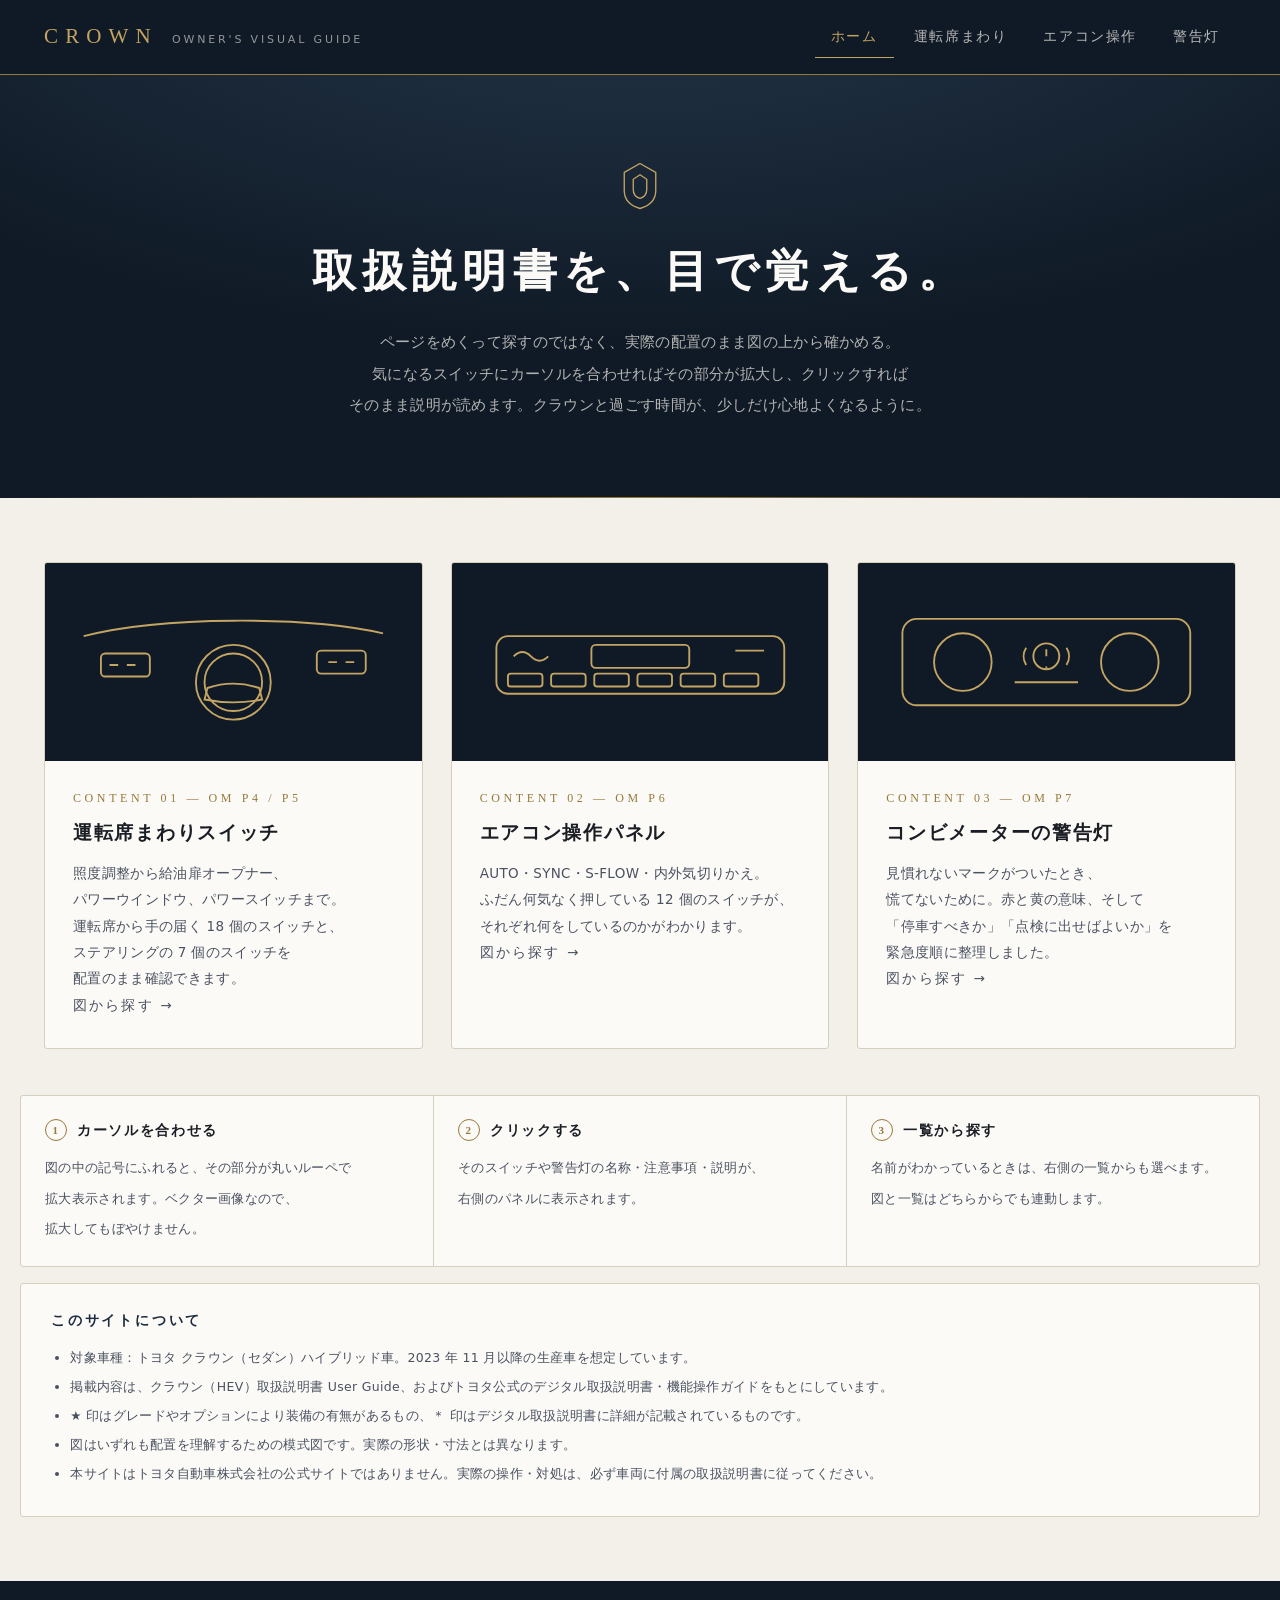
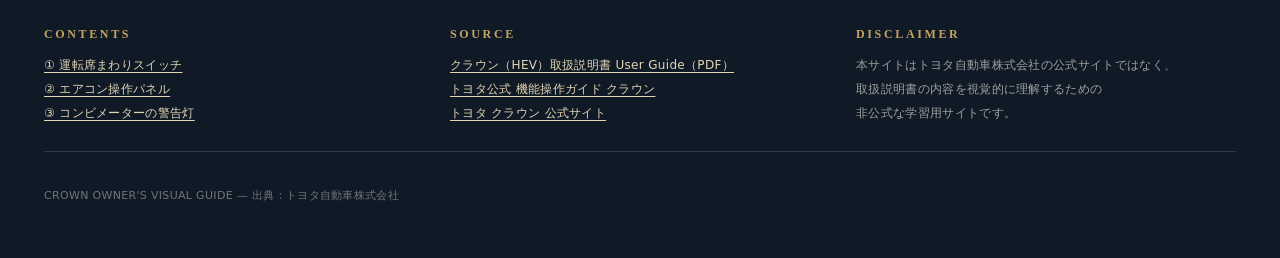
<file: index.html>
<!DOCTYPE html>
<html lang="ja">
<head>
<meta charset="utf-8">
<meta name="viewport" content="width=device-width, initial-scale=1">
<title>CROWN オーナーズ ビジュアルガイド ｜ トヨタ クラウン取扱説明書を、目で覚える</title>
<meta name="description" content="トヨタ クラウン（HEV）の取扱説明書を、図の上でホバー拡大・クリック説明で学べるビジュアルガイド。運転席まわりスイッチ・エアコン操作パネル・コンビメーターの警告灯に対応。">
<link rel="stylesheet" href="assets/css/style.css">
</head>
<body>

<header class="site-header">
  <div class="wrap site-header__inner">
    <a class="brand" href="index.html">
      <span class="brand__mark">CROWN</span>
      <span class="brand__sub">OWNER'S VISUAL GUIDE</span>
    </a>
    <nav class="site-nav" aria-label="コンテンツ">
      <a href="index.html" aria-current="page">ホーム</a>
      <a href="cockpit.html">運転席まわり</a>
      <a href="climate.html">エアコン操作</a>
      <a href="meter.html">警告灯</a>
    </nav>
  </div>
</header>

<main>

  <section class="hero">
    <div class="wrap">
      <svg class="hero__crest" viewBox="0 0 48 48" fill="none" stroke="currentColor" stroke-width="1.2" aria-hidden="true">
        <path d="M24 4 L38 12 L38 28 Q38 40, 24 44 Q10 40, 10 28 L10 12 Z"/>
        <path d="M24 14 L30 18 L30 27 Q30 33, 24 35 Q18 33, 18 27 L18 18 Z"/>
      </svg>
      <h1>取扱説明書を、目で覚える。</h1>
      <p class="hero__lead"><span class="nw">ページをめくって</span
        ><span class="nw">探すのではなく、</span
        ><span class="nw">実際の配置のまま</span
        ><span class="nw">図の上から</span
        ><span class="nw">確かめる。</span
        ><span class="nw">気になるスイッチに</span
        ><span class="nw">カーソルを合わせれば</span
        ><span class="nw">その部分が拡大し、</span
        ><span class="nw">クリックすれば</span
        ><span class="nw">そのまま説明が</span
        ><span class="nw">読めます。</span
        ><span class="nw">クラウンと過ごす時間が、</span
        ><span class="nw">少しだけ</span
        ><span class="nw">心地よくなるように。</span></p>
    </div>
  </section>

  <div class="wrap">
    <div class="card-grid">

      <a class="card" href="cockpit.html">
        <div class="card__visual">
          <svg viewBox="0 0 220 96" fill="none" stroke="currentColor" stroke-width="1.3" aria-hidden="true">
            <path d="M6 30 C 60 16, 160 16, 214 28"/>
            <circle cx="110" cy="62" r="26"/>
            <circle cx="110" cy="62" r="20"/>
            <path d="M92 66 q18 -6, 36 0 l2 8 q-20 4, -40 0 z"/>
            <rect x="18" y="42" width="34" height="16" rx="3"/>
            <rect x="168" y="40" width="34" height="16" rx="3"/>
            <path d="M24 50 h6 M36 50 h6 M176 48 h6 M188 48 h6"/>
          </svg>
        </div>
        <div class="card__body">
          <span class="card__no">CONTENT 01 — OM P4 / P5</span>
          <h2>運転席まわりスイッチ</h2>
          <p><span class="nw">照度調整から</span
            ><span class="nw">給油扉オープナー、</span
            ><span class="nw">パワーウインドウ、</span
            ><span class="nw">パワースイッチまで。</span
            ><span class="nw">運転席から</span
            ><span class="nw">手の届く 18 個の</span
            ><span class="nw">スイッチと、</span
            ><span class="nw">ステアリングの 7 個の</span
            ><span class="nw">スイッチを</span
            ><span class="nw">配置のまま</span
            ><span class="nw">確認できます。</span></p>
          <p class="card__more">図から探す →</p>
        </div>
      </a>

      <a class="card" href="climate.html">
        <div class="card__visual">
          <svg viewBox="0 0 220 96" fill="none" stroke="currentColor" stroke-width="1.3" aria-hidden="true">
            <rect x="10" y="30" width="200" height="40" rx="8"/>
            <rect x="76" y="36" width="68" height="16" rx="3"/>
            <rect x="18" y="56" width="24" height="9" rx="2"/>
            <rect x="48" y="56" width="24" height="9" rx="2"/>
            <rect x="78" y="56" width="24" height="9" rx="2"/>
            <rect x="108" y="56" width="24" height="9" rx="2"/>
            <rect x="138" y="56" width="24" height="9" rx="2"/>
            <rect x="168" y="56" width="24" height="9" rx="2"/>
            <path d="M22 44 q6 -6, 12 0 q6 6, 12 0"/>
            <path d="M176 40 h20"/>
          </svg>
        </div>
        <div class="card__body">
          <span class="card__no">CONTENT 02 — OM P6</span>
          <h2>エアコン操作パネル</h2>
          <p><span class="nw">AUTO・SYNC・S-FLOW・</span
            ><span class="nw">内外気切りかえ。</span
            ><span class="nw">ふだん</span
            ><span class="nw">何気なく</span
            ><span class="nw">押している 12 個の</span
            ><span class="nw">スイッチが、</span
            ><span class="nw">それぞれ</span
            ><span class="nw">何をしているのかが</span
            ><span class="nw">わかります。</span></p>
          <p class="card__more">図から探す →</p>
        </div>
      </a>

      <a class="card" href="meter.html">
        <div class="card__visual">
          <svg viewBox="0 0 220 96" fill="none" stroke="currentColor" stroke-width="1.3" aria-hidden="true">
            <rect x="10" y="18" width="200" height="60" rx="10"/>
            <circle cx="52" cy="48" r="20"/>
            <circle cx="168" cy="48" r="20"/>
            <circle cx="110" cy="44" r="9"/>
            <path d="M110 39 v5 M110 51 v1.5"/>
            <path d="M96 38 a11 11 0 0 0 0 12 M124 38 a11 11 0 0 1 0 12"/>
            <path d="M88 62 h44"/>
          </svg>
        </div>
        <div class="card__body">
          <span class="card__no">CONTENT 03 — OM P7</span>
          <h2>コンビメーターの警告灯</h2>
          <p><span class="nw">見慣れないマークが</span
            ><span class="nw">ついたとき、</span
            ><span class="nw">慌てないために。</span
            ><span class="nw">赤と黄の意味、</span
            ><span class="nw">そして</span
            ><span class="nw">「停車すべきか」</span
            ><span class="nw">「点検に出せばよいか」を</span
            ><span class="nw">緊急度順に</span
            ><span class="nw">整理しました。</span></p>
          <p class="card__more">図から探す →</p>
        </div>
      </a>

    </div>
  </div>

  <div class="wrap howto">
    <h2 class="visually-hidden">使い方</h2>
    <ul class="howto__list">
      <li>
        <b data-step="1">カーソルを合わせる</b>
        <span><span class="nw">図の中の記号に</span
          ><span class="nw">ふれると、</span
          ><span class="nw">その部分が</span
          ><span class="nw">丸いルーペで</span
          ><span class="nw">拡大表示されます。</span
          ><span class="nw">ベクター画像なので、</span
          ><span class="nw">拡大しても</span
          ><span class="nw">ぼやけません。</span></span>
      </li>
      <li>
        <b data-step="2">クリックする</b>
        <span><span class="nw">そのスイッチや</span
          ><span class="nw">警告灯の</span
          ><span class="nw">名称・注意事項・説明が、</span
          ><span class="nw">右側のパネルに</span
          ><span class="nw">表示されます。</span></span>
      </li>
      <li>
        <b data-step="3">一覧から探す</b>
        <span><span class="nw">名前が</span
          ><span class="nw">わかっているときは、</span
          ><span class="nw">右側の一覧からも</span
          ><span class="nw">選べます。</span
          ><span class="nw">図と一覧は</span
          ><span class="nw">どちらからでも</span
          ><span class="nw">連動します。</span></span>
      </li>
    </ul>
  </div>

  <div class="wrap notes">
    <div class="notes__inner">
      <h2>このサイトについて</h2>
      <ul>
        <li><span class="nw">対象車種：</span
          ><span class="nw">トヨタ クラウン（セダン）</span
          ><span class="nw">ハイブリッド車。</span
          ><span class="nw">2023 年 11 月以降の</span
          ><span class="nw">生産車を</span
          ><span class="nw">想定しています。</span></li>
        <li><span class="nw">掲載内容は、</span
          ><span class="nw">クラウン（HEV）</span
          ><span class="nw">取扱説明書 User Guide、</span
          ><span class="nw">および</span
          ><span class="nw">トヨタ公式の</span
          ><span class="nw">デジタル取扱説明書・</span
          ><span class="nw">機能操作ガイドを</span
          ><span class="nw">もとにしています。</span></li>
        <li><span class="nw">★ 印は</span
          ><span class="nw">グレードや</span
          ><span class="nw">オプションにより</span
          ><span class="nw">装備の有無が</span
          ><span class="nw">あるもの、</span
          ><span class="nw">＊ 印は</span
          ><span class="nw">デジタル取扱説明書に</span
          ><span class="nw">詳細が</span
          ><span class="nw">記載されているものです。</span></li>
        <li><span class="nw">図はいずれも</span
          ><span class="nw">配置を理解するための</span
          ><span class="nw">模式図です。</span
          ><span class="nw">実際の形状・寸法とは</span
          ><span class="nw">異なります。</span></li>
        <li><span class="nw">本サイトは</span
          ><span class="nw">トヨタ自動車株式会社の</span
          ><span class="nw">公式サイトでは</span
          ><span class="nw">ありません。</span
          ><span class="nw">実際の操作・対処は、</span
          ><span class="nw">必ず</span
          ><span class="nw">車両に付属の</span
          ><span class="nw">取扱説明書に</span
          ><span class="nw">従ってください。</span></li>
      </ul>
    </div>
  </div>

</main>

<footer class="site-footer">
  <div class="wrap">
    <div class="site-footer__grid">
      <div>
        <h3>CONTENTS</h3>
        <ul>
          <li><a href="cockpit.html">① 運転席まわりスイッチ</a></li>
          <li><a href="climate.html">② エアコン操作パネル</a></li>
          <li><a href="meter.html">③ コンビメーターの警告灯</a></li>
        </ul>
      </div>
      <div>
        <h3>SOURCE</h3>
        <ul>
          <li><a href="https://manual.toyota.jp/pdf/crown/CROWN-HEV_UG_JP_M30K22_1_2504.pdf" rel="noopener">クラウン（HEV）取扱説明書 User Guide（PDF）</a></li>
          <li><a href="https://toyota.jp/function-guide/crown/" rel="noopener">トヨタ公式 機能操作ガイド クラウン</a></li>
          <li><a href="https://toyota.jp/crown/" rel="noopener">トヨタ クラウン 公式サイト</a></li>
        </ul>
      </div>
      <div>
        <h3>DISCLAIMER</h3>
        <p style="margin:0">
          <span class="nw">本サイトは</span
          ><span class="nw">トヨタ自動車株式会社の</span
          ><span class="nw">公式サイトではなく、</span
          ><span class="nw">取扱説明書の内容を</span
          ><span class="nw">視覚的に</span
          ><span class="nw">理解するための</span
          ><span class="nw">非公式な</span
          ><span class="nw">学習用サイトです。</span>
        </p>
      </div>
    </div>
    <p class="site-footer__base">CROWN OWNER'S VISUAL GUIDE — 出典：トヨタ自動車株式会社</p>
  </div>
</footer>

</body>
</html>
</file>
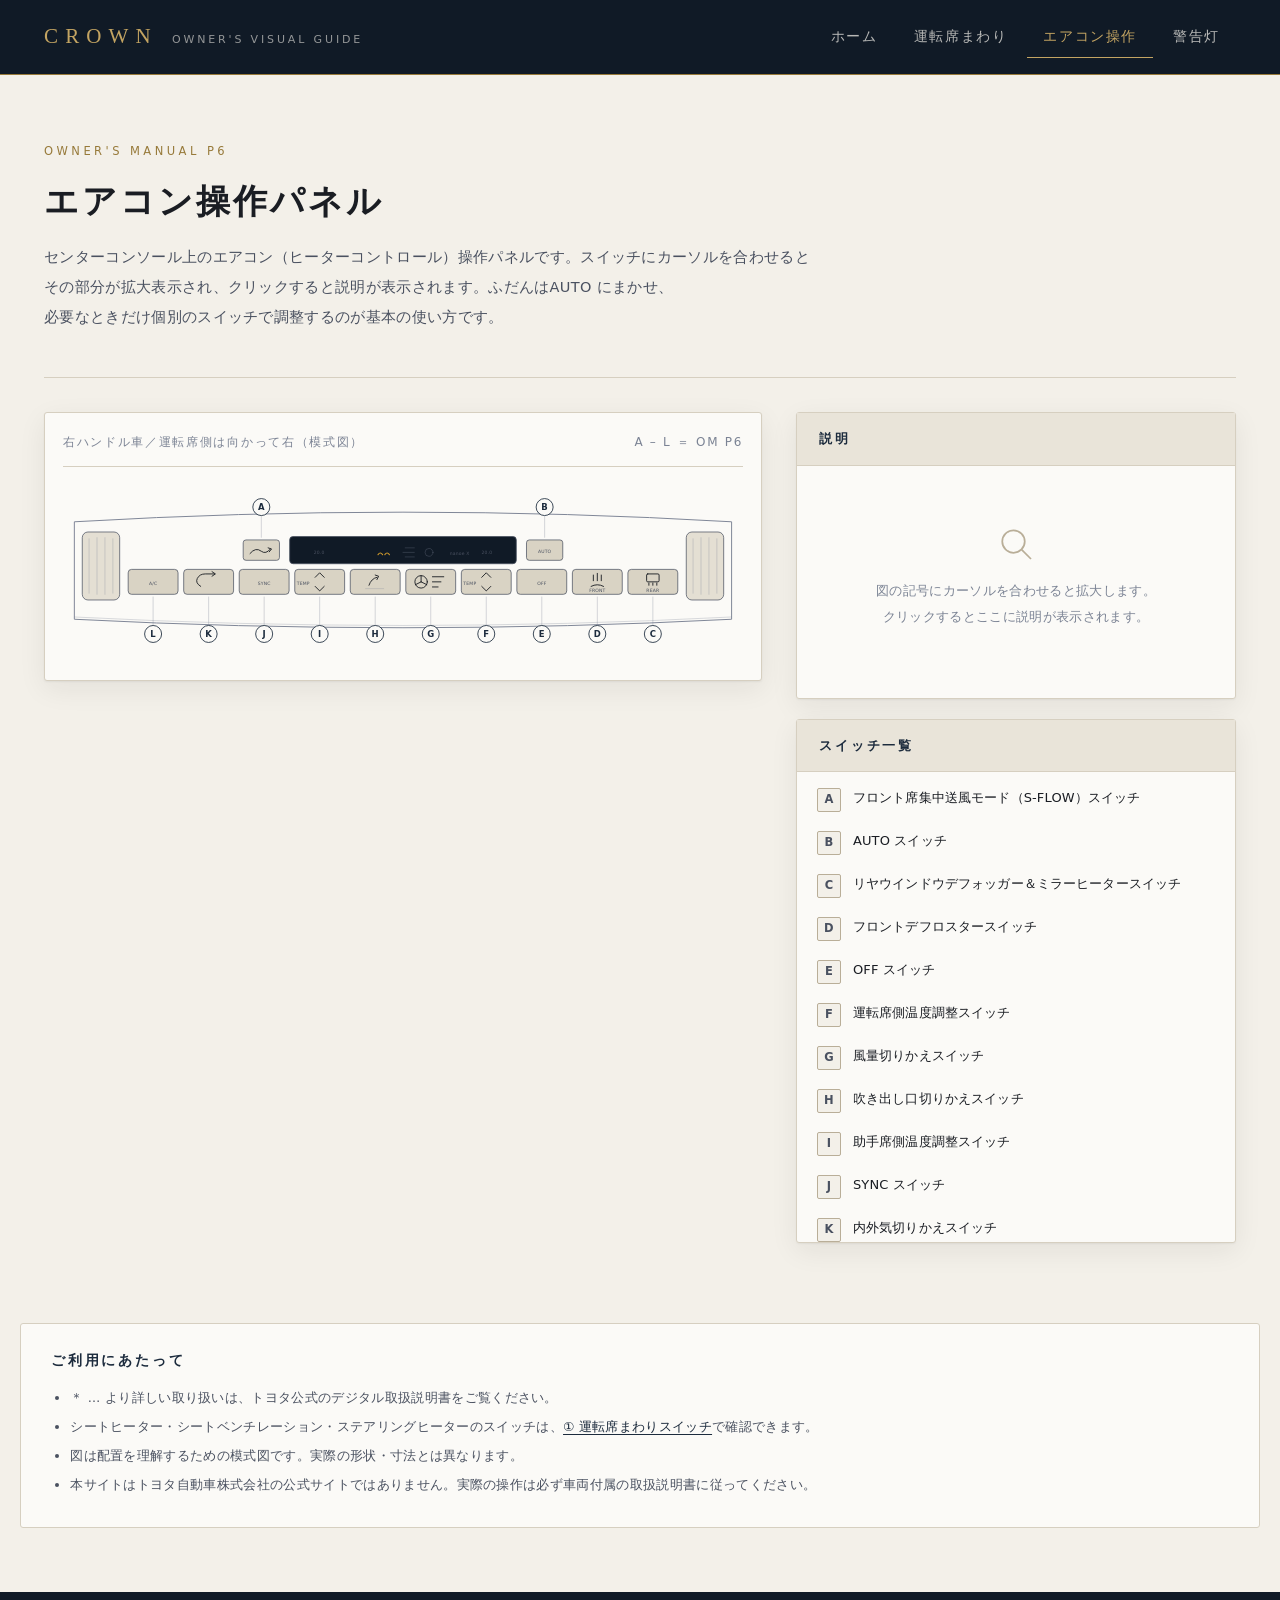
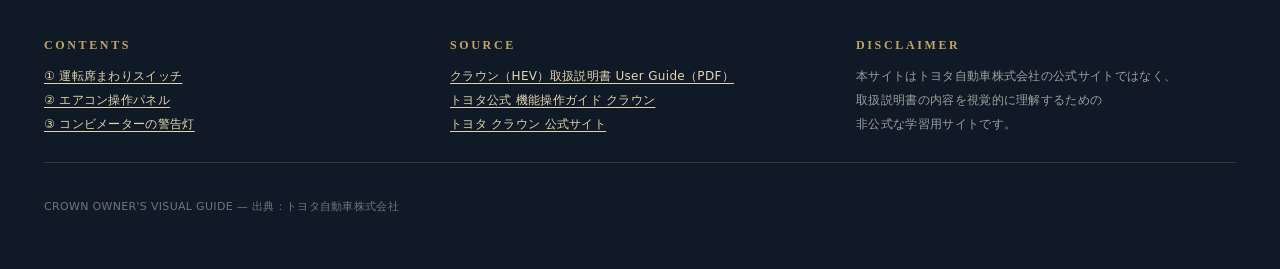
<file: climate.html>
<!DOCTYPE html>
<html lang="ja">
<head>
<meta charset="utf-8">
<meta name="viewport" content="width=device-width, initial-scale=1">
<title>エアコン操作パネル ｜ CROWN オーナーズガイド</title>
<meta name="description" content="トヨタ クラウン（HEV）のエアコン（ヒーターコントロール）操作パネルの各スイッチを、ホバー拡大・クリック説明で確認できます。取扱説明書 P6 に対応。">
<link rel="stylesheet" href="assets/css/style.css">
</head>
<body>

<header class="site-header">
  <div class="wrap site-header__inner">
    <a class="brand" href="index.html">
      <span class="brand__mark">CROWN</span>
      <span class="brand__sub">OWNER'S VISUAL GUIDE</span>
    </a>
    <nav class="site-nav" aria-label="コンテンツ">
      <a href="index.html">ホーム</a>
      <a href="cockpit.html">運転席まわり</a>
      <a href="climate.html" aria-current="page">エアコン操作</a>
      <a href="meter.html">警告灯</a>
    </nav>
  </div>
</header>

<main>

  <div class="wrap">
    <div class="page-head">
      <p class="page-head__eyebrow">OWNER'S MANUAL P6</p>
      <h1>エアコン操作パネル</h1>
      <p class="page-head__lead"><span class="nw">センターコンソール上の</span
        ><span class="nw">エアコン</span
        ><span class="nw">（ヒーターコントロール）</span
        ><span class="nw">操作パネルです。</span
        ><span class="nw">スイッチに</span
        ><span class="nw">カーソルを合わせると</span
        ><span class="nw">その部分が</span
        ><span class="nw">拡大表示され、</span
        ><span class="nw">クリックすると</span
        ><span class="nw">説明が</span
        ><span class="nw">表示されます。</span
        ><span class="nw">ふだんは</span
        ><span class="nw">AUTO にまかせ、</span
        ><span class="nw">必要なときだけ</span
        ><span class="nw">個別のスイッチで</span
        ><span class="nw">調整するのが</span
        ><span class="nw">基本の使い方です。</span></p>
    </div>
  </div>

  <div class="wrap">
    <div class="explorer">

      <!-- ============================ 図 ============================ -->
      <section class="stage" aria-label="エアコン操作パネルの図">
        <div class="stage__caption">
          <span><span class="nw">右ハンドル車／</span><span class="nw">運転席側は</span><span class="nw">向かって右</span><span class="nw">（模式図）</span></span>
          <span>A – L ＝ OM P6</span>
        </div>

        <div class="stage__scroll">
          <svg class="diagram" viewBox="0 60 1200 320" role="img"
               aria-label="エアコン操作パネルの図。各スイッチは記号 A から L で示されています。">
  
            <!-- ============ アートワーク ============ -->
            <g id="art-climate">
  
              <!-- パネル土台 -->
              <path class="art-body" d="M20 132 q 580 -34, 1160 0 l 0 172 q -580 30, -1160 0 Z"/>
              <path class="art-hair" d="M20 300 q 580 30, 1160 0"/>
  
              <!-- 左右の吹き出し口 -->
              <rect class="art-inset" x="34" y="150" width="66" height="120" rx="10"/>
              <path class="art-hair" d="M46 162 V 258 M60 160 V 260 M74 160 V 260 M88 162 V 258"/>
              <rect class="art-inset" x="1100" y="150" width="66" height="120" rx="10"/>
              <path class="art-hair" d="M1112 162 V 258 M1126 160 V 260 M1140 160 V 260 M1154 162 V 258"/>
  
              <!-- 表示部 -->
              <rect class="art-screen" x="400" y="158" width="400" height="48" rx="6"/>
              <text class="art-micro" x="452" y="188" font-size="20" fill="#bccfe8">20.0</text>
              <text class="art-micro" x="748" y="188" font-size="20" fill="#bccfe8">20.0</text>
              <path class="tell-amb" d="M556 190 q4 -6, 8 0 M568 190 q4 -6, 8 0" stroke-width="1.4" opacity=".9"/>
              <path class="art-hair" d="M600 186 h20 M604 178 h16 M604 194 h16" stroke="#7d8ba3"/>
              <circle class="art-hair" cx="646" cy="186" r="7" stroke="#7d8ba3"/>
              <text class="art-micro" x="700" y="190" fill="#7d8ba3">nanoe X</text>
  
              <!-- A：S-FLOW -->
              <rect class="art-key" x="318" y="164" width="64" height="36" rx="5"/>
              <path class="art-glyph" d="M330 188 q10 -12, 20 -4 q8 6, 16 -4" stroke-width="1.4"/>
              <path class="art-glyph" d="M362 178 l6 2 -4 5" stroke-width="1.4"/>
  
              <!-- B：AUTO -->
              <rect class="art-key" x="818" y="164" width="64" height="36" rx="5"/>
              <text class="art-micro" x="850" y="187" font-size="13">AUTO</text>
  
              <!-- 下段 10 個のスイッチ -->
              <rect class="art-key" x="115" y="216" width="88" height="44" rx="6"/>
              <text class="art-micro" x="159" y="243" font-size="14">A/C</text>
  
              <rect class="art-key" x="213" y="216" width="88" height="44" rx="6"/>
              <path class="art-glyph" d="M243 246 q-10 -6, -6 -14 q4 -8, 14 -8 h16" stroke-width="1.5"/>
              <path class="art-glyph" d="M263 220 l6 4 -6 4" stroke-width="1.5"/>
  
              <rect class="art-key" x="311" y="216" width="88" height="44" rx="6"/>
              <text class="art-micro" x="355" y="243" font-size="13">SYNC</text>
  
              <rect class="art-key" x="409" y="216" width="88" height="44" rx="6"/>
              <path class="art-glyph" d="M445 230 l8 -8 8 8" stroke-width="1.6"/>
              <path class="art-glyph" d="M445 246 l8 8 8 -8" stroke-width="1.6"/>
              <text class="art-micro" x="424" y="243" font-size="8">TEMP</text>
  
              <rect class="art-key" x="507" y="216" width="88" height="44" rx="6"/>
              <path class="art-glyph" d="M540 244 q4 -12, 14 -14" stroke-width="1.5"/>
              <path class="art-glyph" d="M551 226 l6 2 -3 6" stroke-width="1.5"/>
              <path class="art-hair" d="M534 250 h32"/>
  
              <rect class="art-key" x="605" y="216" width="88" height="44" rx="6"/>
              <circle class="art-glyph" cx="632" cy="238" r="11" stroke-width="1.4"/>
              <path class="art-glyph" d="M632 238 V 227 M632 238 l10 5 M632 238 l-10 5" stroke-width="1.4"/>
              <path class="art-glyph" d="M652 229 h20 M652 238 h15 M652 247 h10" stroke-width="1.4"/>
  
              <rect class="art-key" x="703" y="216" width="88" height="44" rx="6"/>
              <path class="art-glyph" d="M739 230 l8 -8 8 8" stroke-width="1.6"/>
              <path class="art-glyph" d="M739 246 l8 8 8 -8" stroke-width="1.6"/>
              <text class="art-micro" x="718" y="243" font-size="8">TEMP</text>
  
              <rect class="art-key" x="801" y="216" width="88" height="44" rx="6"/>
              <text class="art-micro" x="845" y="243" font-size="14">OFF</text>
  
              <rect class="art-key" x="899" y="216" width="88" height="44" rx="6"/>
              <path class="art-glyph" d="M932 246 q11 -6, 22 0" stroke-width="1.5"/>
              <path class="art-glyph" d="M936 236 v-10 M943 236 v-13 M950 236 v-10" stroke-width="1.4"/>
              <text class="art-micro" x="943" y="256" font-size="7">FRONT</text>
  
              <rect class="art-key" x="997" y="216" width="88" height="44" rx="6"/>
              <rect class="art-glyph" x="1030" y="224" width="22" height="14" rx="2" stroke-width="1.4"/>
              <path class="art-glyph" d="M1034 244 v-4 M1041 244 v-4 M1048 244 v-4" stroke-width="1.4"/>
              <text class="art-micro" x="1041" y="256" font-size="7">REAR</text>
            </g>
  
            <!-- ============ ホットスポット ============ -->
            <g class="hotspots">
  
              <g class="hotspot" data-id="A">
                <path class="leader" d="M350 122 V 160"/>
                <rect class="hit" x="312" y="158" width="76" height="48" rx="6"/>
                <rect class="halo" x="314" y="160" width="72" height="44" rx="6"/>
                <circle class="badge-dot" cx="350" cy="106" r="15"/>
                <text class="badge-txt" x="350" y="106">A</text>
              </g>
  
              <g class="hotspot" data-id="B">
                <path class="leader" d="M850 122 V 160"/>
                <rect class="hit" x="812" y="158" width="76" height="48" rx="6"/>
                <rect class="halo" x="814" y="160" width="72" height="44" rx="6"/>
                <circle class="badge-dot" cx="850" cy="106" r="15"/>
                <text class="badge-txt" x="850" y="106">B</text>
              </g>
  
              <g class="hotspot" data-id="L">
                <path class="leader" d="M159 314 V 264"/>
                <rect class="hit" x="111" y="212" width="96" height="52" rx="7"/>
                <rect class="halo" x="113" y="214" width="92" height="48" rx="7"/>
                <circle class="badge-dot" cx="159" cy="330" r="15"/>
                <text class="badge-txt" x="159" y="330">L</text>
              </g>
  
              <g class="hotspot" data-id="K">
                <path class="leader" d="M257 314 V 264"/>
                <rect class="hit" x="209" y="212" width="96" height="52" rx="7"/>
                <rect class="halo" x="211" y="214" width="92" height="48" rx="7"/>
                <circle class="badge-dot" cx="257" cy="330" r="15"/>
                <text class="badge-txt" x="257" y="330">K</text>
              </g>
  
              <g class="hotspot" data-id="J">
                <path class="leader" d="M355 314 V 264"/>
                <rect class="hit" x="307" y="212" width="96" height="52" rx="7"/>
                <rect class="halo" x="309" y="214" width="92" height="48" rx="7"/>
                <circle class="badge-dot" cx="355" cy="330" r="15"/>
                <text class="badge-txt" x="355" y="330">J</text>
              </g>
  
              <g class="hotspot" data-id="I">
                <path class="leader" d="M453 314 V 264"/>
                <rect class="hit" x="405" y="212" width="96" height="52" rx="7"/>
                <rect class="halo" x="407" y="214" width="92" height="48" rx="7"/>
                <circle class="badge-dot" cx="453" cy="330" r="15"/>
                <text class="badge-txt" x="453" y="330">I</text>
              </g>
  
              <g class="hotspot" data-id="H">
                <path class="leader" d="M551 314 V 264"/>
                <rect class="hit" x="503" y="212" width="96" height="52" rx="7"/>
                <rect class="halo" x="505" y="214" width="92" height="48" rx="7"/>
                <circle class="badge-dot" cx="551" cy="330" r="15"/>
                <text class="badge-txt" x="551" y="330">H</text>
              </g>
  
              <g class="hotspot" data-id="G">
                <path class="leader" d="M649 314 V 264"/>
                <rect class="hit" x="601" y="212" width="96" height="52" rx="7"/>
                <rect class="halo" x="603" y="214" width="92" height="48" rx="7"/>
                <circle class="badge-dot" cx="649" cy="330" r="15"/>
                <text class="badge-txt" x="649" y="330">G</text>
              </g>
  
              <g class="hotspot" data-id="F">
                <path class="leader" d="M747 314 V 264"/>
                <rect class="hit" x="699" y="212" width="96" height="52" rx="7"/>
                <rect class="halo" x="701" y="214" width="92" height="48" rx="7"/>
                <circle class="badge-dot" cx="747" cy="330" r="15"/>
                <text class="badge-txt" x="747" y="330">F</text>
              </g>
  
              <g class="hotspot" data-id="E">
                <path class="leader" d="M845 314 V 264"/>
                <rect class="hit" x="797" y="212" width="96" height="52" rx="7"/>
                <rect class="halo" x="799" y="214" width="92" height="48" rx="7"/>
                <circle class="badge-dot" cx="845" cy="330" r="15"/>
                <text class="badge-txt" x="845" y="330">E</text>
              </g>
  
              <g class="hotspot" data-id="D">
                <path class="leader" d="M943 314 V 264"/>
                <rect class="hit" x="895" y="212" width="96" height="52" rx="7"/>
                <rect class="halo" x="897" y="214" width="92" height="48" rx="7"/>
                <circle class="badge-dot" cx="943" cy="330" r="15"/>
                <text class="badge-txt" x="943" y="330">D</text>
              </g>
  
              <g class="hotspot" data-id="C">
                <path class="leader" d="M1041 314 V 264"/>
                <rect class="hit" x="993" y="212" width="96" height="52" rx="7"/>
                <rect class="halo" x="995" y="214" width="92" height="48" rx="7"/>
                <circle class="badge-dot" cx="1041" cy="330" r="15"/>
                <text class="badge-txt" x="1041" y="330">C</text>
              </g>
            </g>
          </svg>
        </div>

        <p class="stage__hint">← 図は横にスクロールできます</p>
        <!-- ルーペ -->
        <div class="loupe" aria-hidden="true">
          <svg viewBox="0 60 1200 320" preserveAspectRatio="xMidYMid slice">
            <use href="#art-climate"></use>
          </svg>
          <div class="loupe__label"></div>
        </div>
      </section>

      <!-- ============================ 一覧・詳細 ============================ -->
      <div class="side">

        <section class="panel detail" aria-live="polite">
          <h2 class="panel__head">説明</h2>
          <div class="detail__body">
            <div class="detail__placeholder">
              <svg viewBox="0 0 32 32" fill="none" stroke="currentColor" stroke-width="1.4" aria-hidden="true">
                <circle cx="14" cy="14" r="9"/><path d="M20.5 20.5 L28 28"/>
              </svg>
              <span class="nw">図の記号に</span
              ><span class="nw">カーソルを合わせると</span
              ><span class="nw">拡大します。</span><br>
              <span class="nw">クリックすると</span
              ><span class="nw">ここに</span
              ><span class="nw">説明が</span
              ><span class="nw">表示されます。</span>
            </div>
          </div>
        </section>

        <section class="panel">
          <h2 class="panel__head">スイッチ一覧</h2>
          <ul class="index-list"></ul>
        </section>

      </div>
    </div>
  </div>

  <div class="wrap notes">
    <div class="notes__inner">
      <h2>ご利用にあたって</h2>
      <ul>
        <li><span class="nw">＊ … </span
            ><span class="nw">より詳しい</span
            ><span class="nw">取り扱いは、</span
            ><span class="nw">トヨタ公式の</span
            ><span class="nw">デジタル取扱説明書を</span
            ><span class="nw">ご覧ください。</span></li>
        <li>シートヒーター・シートベンチレーション・ステアリングヒーターのスイッチは、<a href="cockpit.html">① 運転席まわりスイッチ</a>で確認できます。</li>
        <li><span class="nw">図は</span
            ><span class="nw">配置を理解するための</span
            ><span class="nw">模式図です。</span
            ><span class="nw">実際の形状・寸法とは</span
            ><span class="nw">異なります。</span></li>
        <li><span class="nw">本サイトは</span
            ><span class="nw">トヨタ自動車株式会社の</span
            ><span class="nw">公式サイトでは</span
            ><span class="nw">ありません。</span
            ><span class="nw">実際の操作は</span
            ><span class="nw">必ず</span
            ><span class="nw">車両付属の</span
            ><span class="nw">取扱説明書に</span
            ><span class="nw">従ってください。</span></li>
      </ul>
    </div>
  </div>

</main>

<footer class="site-footer">
  <div class="wrap">
    <div class="site-footer__grid">
      <div>
        <h3>CONTENTS</h3>
        <ul>
          <li><a href="cockpit.html">① 運転席まわりスイッチ</a></li>
          <li><a href="climate.html">② エアコン操作パネル</a></li>
          <li><a href="meter.html">③ コンビメーターの警告灯</a></li>
        </ul>
      </div>
      <div>
        <h3>SOURCE</h3>
        <ul>
          <li><a href="https://manual.toyota.jp/pdf/crown/CROWN-HEV_UG_JP_M30K22_1_2504.pdf" rel="noopener">クラウン（HEV）取扱説明書 User Guide（PDF）</a></li>
          <li><a href="https://toyota.jp/function-guide/crown/" rel="noopener">トヨタ公式 機能操作ガイド クラウン</a></li>
          <li><a href="https://toyota.jp/crown/" rel="noopener">トヨタ クラウン 公式サイト</a></li>
        </ul>
      </div>
      <div>
        <h3>DISCLAIMER</h3>
        <p style="margin:0">
          <span class="nw">本サイトは</span
          ><span class="nw">トヨタ自動車株式会社の</span
          ><span class="nw">公式サイトではなく、</span
          ><span class="nw">取扱説明書の内容を</span
          ><span class="nw">視覚的に</span
          ><span class="nw">理解するための</span
          ><span class="nw">非公式な</span
          ><span class="nw">学習用サイトです。</span>
        </p>
      </div>
    </div>
    <p class="site-footer__base">CROWN OWNER'S VISUAL GUIDE — 出典：トヨタ自動車株式会社</p>
  </div>
</footer>

<script src="assets/js/explorer.js"></script>
<script src="assets/js/data-climate.js"></script>
<script>CrownExplorer.init(window.CROWN_DATA_CLIMATE);</script>
</body>
</html>
</file>
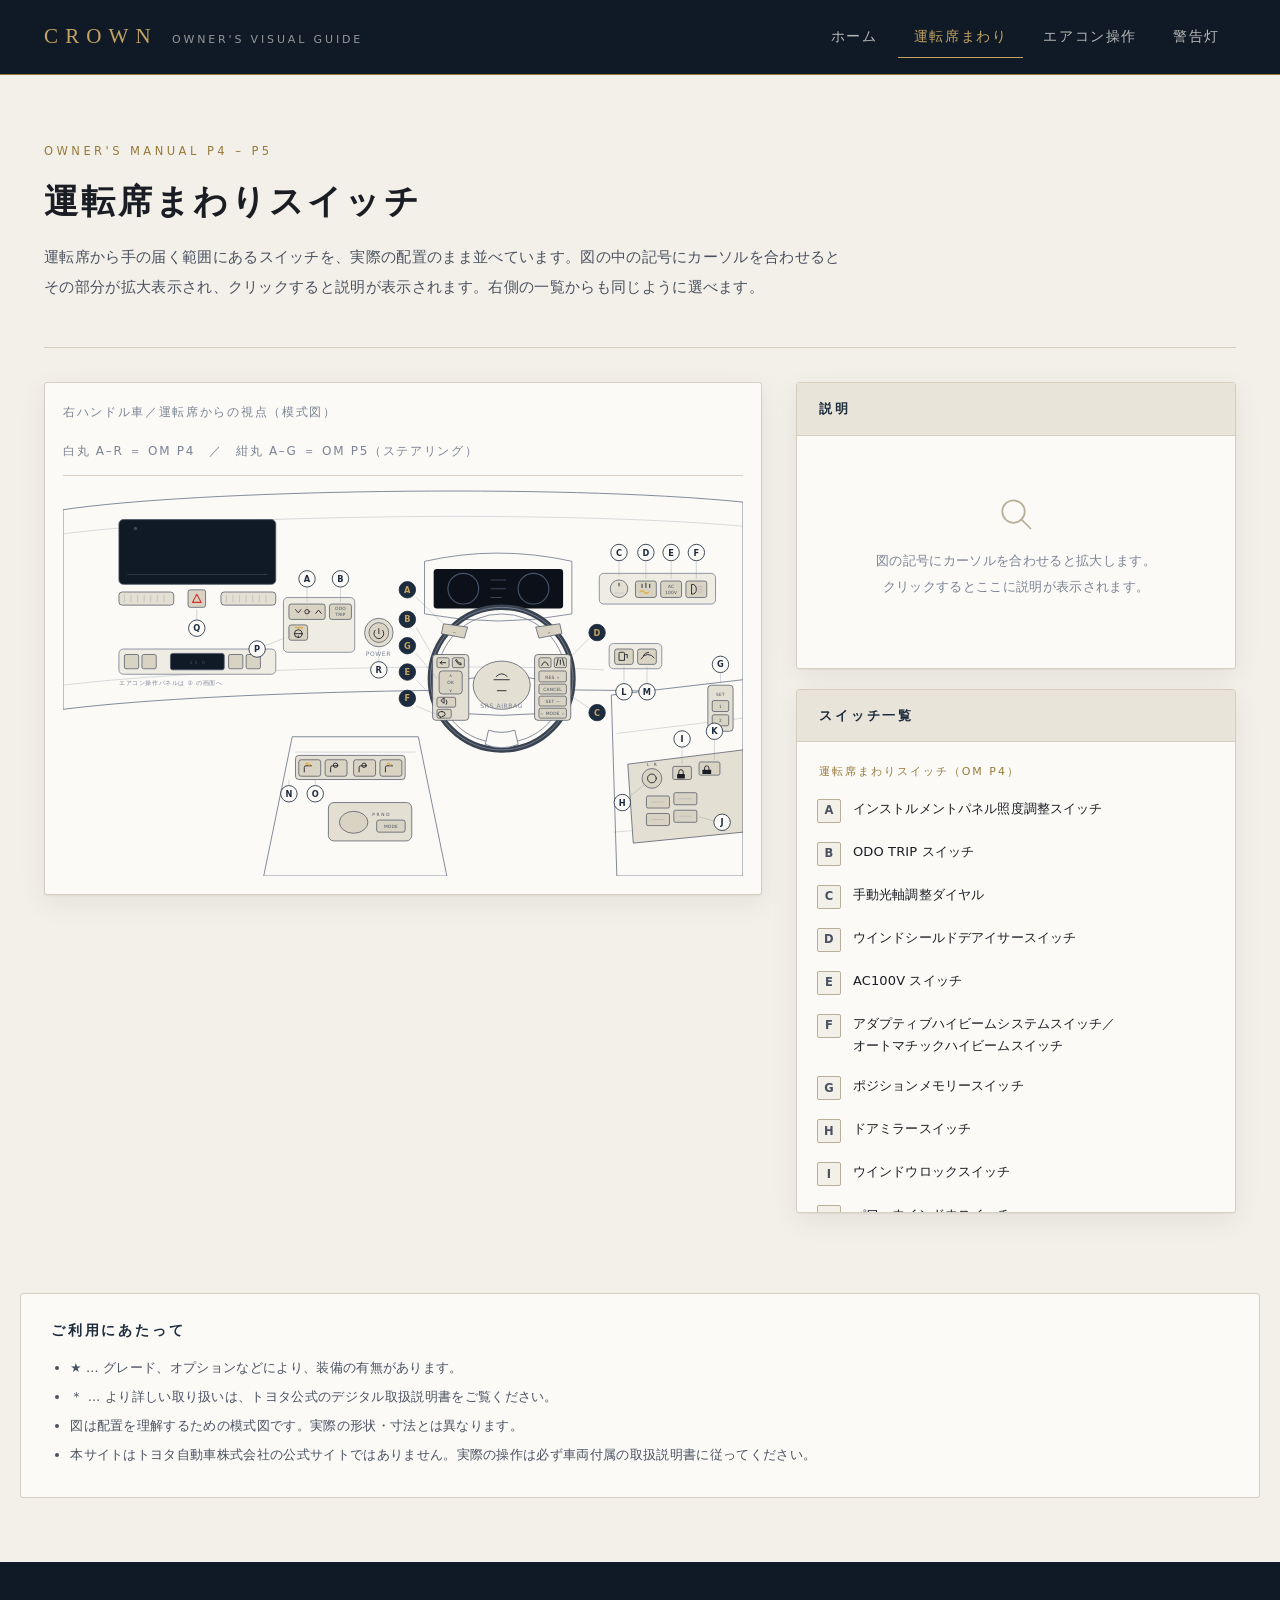
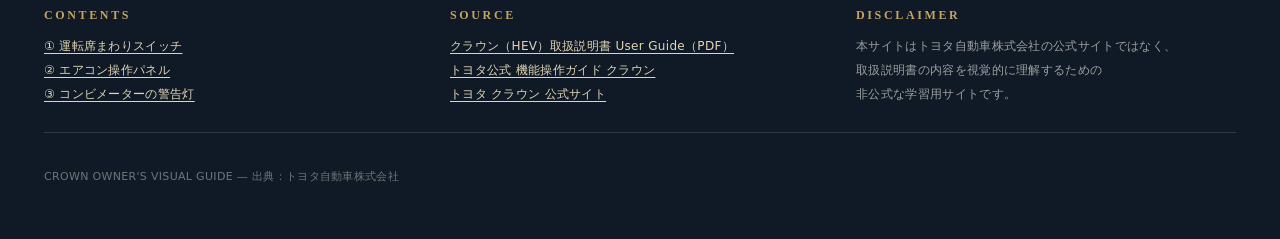
<file: cockpit.html>
<!DOCTYPE html>
<html lang="ja">
<head>
<meta charset="utf-8">
<meta name="viewport" content="width=device-width, initial-scale=1">
<title>運転席まわりスイッチ ｜ CROWN オーナーズガイド</title>
<meta name="description" content="トヨタ クラウン（HEV）の運転席まわりスイッチを、図の上でホバー拡大・クリック説明で確認できます。取扱説明書 P4・P5 に対応。">
<link rel="stylesheet" href="assets/css/style.css">
</head>
<body>

<header class="site-header">
  <div class="wrap site-header__inner">
    <a class="brand" href="index.html">
      <span class="brand__mark">CROWN</span>
      <span class="brand__sub">OWNER'S VISUAL GUIDE</span>
    </a>
    <nav class="site-nav" aria-label="コンテンツ">
      <a href="index.html">ホーム</a>
      <a href="cockpit.html" aria-current="page">運転席まわり</a>
      <a href="climate.html">エアコン操作</a>
      <a href="meter.html">警告灯</a>
    </nav>
  </div>
</header>

<main>

  <div class="wrap">
    <div class="page-head">
      <p class="page-head__eyebrow">OWNER'S MANUAL P4 – P5</p>
      <h1>運転席まわりスイッチ</h1>
      <p class="page-head__lead"><span class="nw">運転席から</span
        ><span class="nw">手の届く範囲にある</span
        ><span class="nw">スイッチを、</span
        ><span class="nw">実際の配置のまま</span
        ><span class="nw">並べています。</span
        ><span class="nw">図の中の記号に</span
        ><span class="nw">カーソルを合わせると</span
        ><span class="nw">その部分が</span
        ><span class="nw">拡大表示され、</span
        ><span class="nw">クリックすると</span
        ><span class="nw">説明が</span
        ><span class="nw">表示されます。</span
        ><span class="nw">右側の一覧からも</span
        ><span class="nw">同じように</span
        ><span class="nw">選べます。</span></p>
    </div>
  </div>

  <div class="wrap">
    <div class="explorer">

      <!-- ============================ 図 ============================ -->
      <section class="stage" aria-label="運転席まわりの図">
        <div class="stage__caption">
          <span><span class="nw">右ハンドル車／</span><span class="nw">運転席からの視点</span><span class="nw">（模式図）</span></span>
          <span><span class="nw">白丸 A–R ＝ OM P4</span><span class="nw">　／　</span><span class="nw">紺丸 A–G ＝ OM P5（ステアリング）</span></span>
        </div>

        <div class="stage__scroll">
          <svg class="diagram" viewBox="0 96 1240 704" role="img"
               aria-label="運転席まわりのスイッチ配置図。各スイッチは記号 A から R およびステアリングスイッチで示されています。">
  
            <!-- ============ アートワーク ============ -->
            <g id="art-cockpit">
  
              <!-- ダッシュボード -->
              <path class="art-body" d="M0 132 C 240 96, 900 84, 1240 118 L 1240 470 C 980 452, 300 458, 0 496 Z"/>
              <path class="art-hair" d="M0 176 C 260 142, 900 132, 1240 162"/>
              <path class="art-hair" d="M0 452 C 260 420, 760 412, 986 424"/>
  
              <!-- センターディスプレイ -->
              <rect class="art-screen" x="102" y="150" width="286" height="118" rx="8"/>
              <path class="art-hair" d="M118 250 H 372" stroke="#4a5568"/>
              <circle cx="132" cy="166" r="3" fill="#3f4a5c"/>
  
              <!-- 吹き出し口 -->
              <rect class="art-inset" x="102" y="282" width="100" height="24" rx="6"/>
              <path class="art-hair" d="M112 288 V 300 M124 288 V 300 M136 288 V 300 M148 288 V 300 M160 288 V 300 M172 288 V 300 M184 288 V 300"/>
              <rect class="art-inset" x="288" y="282" width="100" height="24" rx="6"/>
              <path class="art-hair" d="M298 288 V 300 M310 288 V 300 M322 288 V 300 M334 288 V 300 M346 288 V 300 M358 288 V 300 M370 288 V 300"/>
  
              <!-- 非常点滅灯（Q） -->
              <rect class="art-key" x="228" y="278" width="32" height="32" rx="4"/>
              <path class="tell-red" d="M244 286 L 252 301 H 236 Z" stroke-width="1.7"/>
  
              <!-- エアコン操作パネル（詳細は 2 の画面） -->
              <rect class="art-panel" x="102" y="386" width="286" height="46" rx="8"/>
              <rect class="art-screen" x="196" y="394" width="98" height="30" rx="4"/>
              <text class="art-micro" x="245" y="413" fill="#8ea0bb">2 3 . 0</text>
              <rect class="art-key" x="112" y="396" width="26" height="26" rx="3"/>
              <rect class="art-key" x="144" y="396" width="26" height="26" rx="3"/>
              <rect class="art-key" x="302" y="396" width="26" height="26" rx="3"/>
              <rect class="art-key" x="334" y="396" width="26" height="26" rx="3"/>
              <text class="art-cap" x="102" y="452">エアコン操作パネルは ② の画面へ</text>
  
              <!-- 運転席右のパネル：照度調整 A・ODO TRIP B・ステアリングヒーター P -->
              <rect class="art-panel" x="402" y="292" width="130" height="100" rx="8"/>
  
              <rect class="art-key" x="412" y="304" width="66" height="28" rx="4"/>
              <path class="art-glyph" d="M424 314 l5 6 5 -6"/>
              <circle class="art-glyph" cx="445" cy="318" r="4"/>
              <path class="art-hair" d="M445 311 v-2 M445 327 v-2 M438 318 h-2 M454 318 h-2"/>
              <path class="art-glyph" d="M461 321 l5 -6 5 6"/>
  
              <rect class="art-key" x="486" y="304" width="40" height="28" rx="4"/>
              <text class="art-micro" x="506" y="315">ODO</text>
              <text class="art-micro" x="506" y="326">TRIP</text>
  
              <rect class="art-key" x="412" y="342" width="34" height="28" rx="4"/>
              <circle class="art-glyph" cx="429" cy="358" r="7"/>
              <path class="art-glyph" d="M422 358 h14 M429 365 v-3"/>
              <path class="tell-amb" d="M424 347 c2 -3, 4 3, 6 0 M431 347 c2 -3, 4 3, 6 0" stroke-width="1.4"/>
  
              <!-- R パワースイッチ -->
              <circle class="art-inset" cx="576" cy="356" r="26"/>
              <circle class="art-key" cx="576" cy="356" r="18"/>
              <path class="art-glyph" d="M576 349 v9"/>
              <path class="art-glyph" d="M569 352 a9 9 0 1 0 14 0"/>
              <text class="art-cap" x="552" y="398" font-size="9">POWER</text>
  
              <!-- メーター -->
              <path class="art-line" d="M660 226 q 132 -30, 268 0 l 0 96 q -134 26, -268 0 Z" fill="#1a2230"/>
              <rect x="676" y="240" width="236" height="72" rx="6" fill="#0c1119"/>
              <circle cx="730" cy="276" r="28" fill="none" stroke="#46566e" stroke-width="2"/>
              <circle cx="858" cy="276" r="28" fill="none" stroke="#46566e" stroke-width="2"/>
              <path d="M780 260 h28 M780 276 h28 M780 292 h20" stroke="#3a475c" stroke-width="2" fill="none"/>
  
              <!-- ステアリングホイール -->
              <circle cx="800" cy="440" r="130" stroke="#39424f" stroke-width="10" fill="none"/>
              <circle class="art-line" cx="800" cy="440" r="130"/>
              <circle class="art-line" cx="800" cy="440" r="118"/>
              <path class="art-body" d="M690 452 q 110 -34, 220 0 l 8 44 q -118 22, -236 0 Z"/>
              <ellipse class="art-inset" cx="800" cy="452" rx="52" ry="44"/>
              <path class="art-glyph" d="M786 442 h28 M790 436 q10 -10, 20 0 M792 462 h16" stroke-width="1.3"/>
              <text class="art-cap" x="800" y="494" font-size="8" text-anchor="middle">SRS AIRBAG</text>
              <path class="art-body" d="M770 560 q30 12, 60 0 l -6 -26 q -24 8, -48 0 Z"/>
  
              <!-- パドルシフト -->
              <path class="art-key" d="M694 340 l 44 6 -6 20 -42 -8 Z"/>
              <text class="art-micro" x="714" y="358">−</text>
              <path class="art-key" d="M906 340 l -44 6 6 20 42 -8 Z"/>
              <text class="art-micro" x="886" y="358">＋</text>
  
              <!-- 左スポークのスイッチ -->
              <rect class="art-inset" x="674" y="396" width="66" height="120" rx="6"/>
              <rect class="art-key" x="682" y="402" width="22" height="18" rx="3"/>
              <path class="art-glyph" d="M688 411 h10 M691 408 l-3 3 3 3" stroke-width="1.2"/>
              <rect class="art-key" x="710" y="402" width="22" height="18" rx="3"/>
              <path class="art-glyph" d="M716 407 q4 8, 10 8 l0 -3 q-6 0, -8 -6 Z" stroke-width="1.1"/>
              <rect class="art-key" x="686" y="426" width="42" height="42" rx="6"/>
              <text class="art-micro" x="707" y="437">∧</text>
              <text class="art-micro" x="707" y="450">OK</text>
              <text class="art-micro" x="707" y="464">∨</text>
              <rect class="art-key" x="682" y="474" width="34" height="18" rx="3"/>
              <path class="art-glyph" d="M690 479 l5 -4 v10 l-5 -4 z M699 479 q3 4, 0 8" stroke-width="1.1"/>
              <rect class="art-key" x="682" y="496" width="26" height="16" rx="3"/>
              <path class="art-glyph" d="M691 500 q6 0, 6 5 q0 4, -6 4 l-3 3 v-3 q-4 -1, -4 -4 q0 -5, 7 -5 z" stroke-width="1.1"/>
  
              <!-- 右スポークのスイッチ -->
              <rect class="art-inset" x="860" y="396" width="66" height="120" rx="6"/>
              <rect class="art-key" x="868" y="402" width="22" height="18" rx="3"/>
              <path class="art-glyph" d="M873 416 q6 -14, 12 0" stroke-width="1.2"/>
              <rect class="art-key" x="896" y="402" width="22" height="18" rx="3"/>
              <path class="art-glyph" d="M900 416 l3 -12 M914 416 l-3 -12 M907 406 v8" stroke-width="1.2"/>
              <rect class="art-key" x="868" y="426" width="50" height="20" rx="3"/>
              <text class="art-micro" x="893" y="440">RES ＋</text>
              <rect class="art-key" x="868" y="450" width="50" height="18" rx="3"/>
              <text class="art-micro" x="893" y="463">CANCEL</text>
              <rect class="art-key" x="868" y="472" width="50" height="18" rx="3"/>
              <text class="art-micro" x="893" y="485">SET −</text>
              <rect class="art-key" x="868" y="494" width="50" height="18" rx="3"/>
              <text class="art-micro" x="893" y="507">＜ MODE ＞</text>
  
              <!-- 右側インパネのスイッチ列 C D E F -->
              <rect class="art-panel" x="978" y="248" width="212" height="56" rx="8"/>
              <circle class="art-inset" cx="1014" cy="276" r="16"/>
              <path class="art-glyph" d="M1014 266 v5"/>
              <path class="art-hair" d="M1006 284 h16"/>
              <rect class="art-key" x="1044" y="262" width="38" height="30" rx="4"/>
              <path class="tell-amb" d="M1052 282 q4 -5, 8 0 q4 5, 8 0" stroke-width="1.4"/>
              <path class="art-glyph" d="M1056 274 v-6 M1063 274 v-8 M1070 274 v-6" stroke-width="1.2"/>
              <rect class="art-key" x="1090" y="262" width="38" height="30" rx="4"/>
              <text class="art-micro" x="1109" y="274">AC</text>
              <text class="art-micro" x="1109" y="285">100V</text>
              <rect class="art-key" x="1136" y="262" width="38" height="30" rx="4"/>
              <path class="art-glyph" d="M1147 268 q8 0, 8 9 q0 9, -8 9 Z" stroke-width="1.2"/>
              <path class="art-hair" d="M1158 272 h8 M1158 277 h8 M1158 282 h8"/>
  
              <!-- 給油扉・トランクオープナー L M -->
              <rect class="art-panel" x="996" y="376" width="96" height="46" rx="8"/>
              <rect class="art-key" x="1006" y="386" width="34" height="28" rx="4"/>
              <path class="art-glyph" d="M1014 406 v-12 q0 -2, 2 -2 h6 q2 0, 2 2 v12 z" stroke-width="1.2"/>
              <path class="art-glyph" d="M1026 396 h3 v6" stroke-width="1.2"/>
              <rect class="art-key" x="1048" y="386" width="34" height="28" rx="4"/>
              <path class="art-glyph" d="M1054 404 q6 -8, 12 -8 q8 0, 12 6 M1058 398 q4 -6, 10 -6" stroke-width="1.2"/>
  
              <!-- ドアトリム（右） -->
              <path class="art-body" d="M1000 470 L 1240 442 L 1240 800 L 1010 800 Z"/>
              <path class="art-hair" d="M1010 540 L 1240 512 M1004 720 L 1240 700"/>
  
              <rect class="art-inset" x="1176" y="452" width="46" height="84" rx="6"/>
              <text class="art-micro" x="1199" y="472">SET</text>
              <rect class="art-key" x="1184" y="480" width="30" height="20" rx="3"/>
              <text class="art-micro" x="1199" y="494">1</text>
              <rect class="art-key" x="1184" y="506" width="30" height="20" rx="3"/>
              <text class="art-micro" x="1199" y="520">2</text>
  
              <path class="art-inset" d="M1030 596 L 1240 570 L 1240 720 L 1040 740 Z"/>
  
              <circle class="art-key" cx="1074" cy="622" r="18"/>
              <circle class="art-glyph" cx="1074" cy="622" r="8" stroke-width="1.2"/>
              <text class="art-micro" x="1074" y="600" font-size="7">L　R</text>
  
              <rect class="art-key" x="1112" y="600" width="34" height="24" rx="3"/>
              <path class="art-glyph" d="M1123 616 v-6 q0 -4, 4 -4 q4 0, 4 4 v6" stroke-width="1.2"/>
              <rect class="art-glyph-f" x="1120" y="614" width="14" height="8" rx="1"/>
  
              <rect class="art-key" x="1160" y="592" width="38" height="24" rx="3"/>
              <path class="art-glyph" d="M1170 608 v-5 q0 -4, 4 -4 q4 0, 4 4 v5" stroke-width="1.2"/>
              <rect class="art-glyph-f" x="1166" y="606" width="16" height="8" rx="1"/>
  
              <rect class="art-key" x="1064" y="654" width="42" height="22" rx="3"/>
              <rect class="art-key" x="1114" y="648" width="42" height="22" rx="3"/>
              <rect class="art-key" x="1064" y="686" width="42" height="22" rx="3"/>
              <rect class="art-key" x="1114" y="680" width="42" height="22" rx="3"/>
              <path class="art-hair" d="M1074 665 h22 M1124 659 h22 M1074 697 h22 M1124 691 h22"/>
  
              <!-- センターコンソール -->
              <path class="art-body" d="M418 546 L 648 546 L 700 800 L 366 800 Z"/>
              <path class="art-hair" d="M424 574 L 642 574"/>
              <rect class="art-inset" x="424" y="580" width="200" height="44" rx="6"/>
  
              <rect class="art-key" x="430" y="588" width="40" height="30" rx="4"/>
              <path class="art-glyph" d="M440 610 v-8 q0 -3, 3 -3 h10" stroke-width="1.2"/>
              <path class="tell-amb" d="M443 596 q2 -4, 4 0 q2 4, 4 0" stroke-width="1.3"/>
              <rect class="art-key" x="478" y="588" width="40" height="30" rx="4"/>
              <path class="art-glyph" d="M488 610 v-8 q0 -3, 3 -3 h10" stroke-width="1.2"/>
              <circle class="art-glyph" cx="497" cy="598" r="4" stroke-width="1.1"/>
              <rect class="art-key" x="530" y="588" width="40" height="30" rx="4"/>
              <path class="art-glyph" d="M540 610 v-8 q0 -3, 3 -3 h10" stroke-width="1.2"/>
              <circle class="art-glyph" cx="549" cy="598" r="4" stroke-width="1.1"/>
              <rect class="art-key" x="578" y="588" width="40" height="30" rx="4"/>
              <path class="art-glyph" d="M588 610 v-8 q0 -3, 3 -3 h10" stroke-width="1.2"/>
              <path class="tell-amb" d="M591 596 q2 -4, 4 0 q2 4, 4 0" stroke-width="1.3"/>
  
              <!-- シフト・ドライブモード -->
              <rect class="art-inset" x="484" y="666" width="152" height="70" rx="10"/>
              <ellipse class="art-key" cx="530" cy="702" rx="26" ry="20"/>
              <text class="art-micro" x="580" y="690">P R N D</text>
              <rect class="art-key" x="572" y="698" width="52" height="22" rx="4"/>
              <text class="art-micro" x="598" y="712">MODE</text>
            </g>
  
            <!-- ============ ホットスポット ============ -->
            <g class="hotspots">
  
              <g class="hotspot" data-id="A">
                <path class="leader" d="M445 274 V 300"/>
                <rect class="hit" x="406" y="296" width="78" height="44" rx="6"/>
                <rect class="halo" x="408" y="300" width="74" height="36" rx="6"/>
                <circle class="badge-dot" cx="445" cy="258" r="15"/>
                <text class="badge-txt" x="445" y="258">A</text>
              </g>
  
              <g class="hotspot" data-id="B">
                <path class="leader" d="M506 274 V 300"/>
                <rect class="hit" x="480" y="296" width="52" height="44" rx="6"/>
                <rect class="halo" x="482" y="300" width="48" height="36" rx="6"/>
                <circle class="badge-dot" cx="506" cy="258" r="15"/>
                <text class="badge-txt" x="506" y="258">B</text>
              </g>
  
              <g class="hotspot" data-id="C">
                <path class="leader" d="M1014 226 V 254"/>
                <rect class="hit" x="990" y="252" width="50" height="50" rx="8"/>
                <circle class="halo" cx="1014" cy="276" r="21"/>
                <circle class="badge-dot" cx="1014" cy="210" r="15"/>
                <text class="badge-txt" x="1014" y="210">C</text>
              </g>
  
              <g class="hotspot" data-id="D">
                <path class="leader" d="M1063 226 V 258"/>
                <rect class="hit" x="1040" y="256" width="46" height="42" rx="6"/>
                <rect class="halo" x="1041" y="259" width="44" height="36" rx="6"/>
                <circle class="badge-dot" cx="1063" cy="210" r="15"/>
                <text class="badge-txt" x="1063" y="210">D</text>
              </g>
  
              <g class="hotspot" data-id="E">
                <path class="leader" d="M1109 226 V 258"/>
                <rect class="hit" x="1086" y="256" width="46" height="42" rx="6"/>
                <rect class="halo" x="1087" y="259" width="44" height="36" rx="6"/>
                <circle class="badge-dot" cx="1109" cy="210" r="15"/>
                <text class="badge-txt" x="1109" y="210">E</text>
              </g>
  
              <g class="hotspot" data-id="F">
                <path class="leader" d="M1155 226 V 258"/>
                <rect class="hit" x="1132" y="256" width="46" height="42" rx="6"/>
                <rect class="halo" x="1133" y="259" width="44" height="36" rx="6"/>
                <circle class="badge-dot" cx="1155" cy="210" r="15"/>
                <text class="badge-txt" x="1155" y="210">F</text>
              </g>
  
              <g class="hotspot" data-id="G">
                <path class="leader" d="M1199 430 V 448"/>
                <rect class="hit" x="1170" y="446" width="58" height="96" rx="8"/>
                <rect class="halo" x="1172" y="448" width="54" height="92" rx="8"/>
                <circle class="badge-dot" cx="1199" cy="414" r="15"/>
                <text class="badge-txt" x="1199" y="414">G</text>
              </g>
  
              <g class="hotspot" data-id="H">
                <path class="leader" d="M1032 656 L 1062 632"/>
                <circle class="hit" cx="1074" cy="622" r="24"/>
                <circle class="halo" cx="1074" cy="622" r="23"/>
                <circle class="badge-dot" cx="1020" cy="666" r="15"/>
                <text class="badge-txt" x="1020" y="666">H</text>
              </g>
  
              <g class="hotspot" data-id="I">
                <path class="leader" d="M1129 566 V 596"/>
                <rect class="hit" x="1106" y="594" width="46" height="36" rx="5"/>
                <rect class="halo" x="1108" y="596" width="42" height="32" rx="5"/>
                <circle class="badge-dot" cx="1129" cy="550" r="15"/>
                <text class="badge-txt" x="1129" y="550">I</text>
              </g>
  
              <g class="hotspot" data-id="J">
                <path class="leader" d="M1188 700 L 1160 692"/>
                <rect class="hit" x="1058" y="642" width="104" height="72" rx="8"/>
                <rect class="halo" x="1060" y="644" width="100" height="68" rx="8"/>
                <circle class="badge-dot" cx="1202" cy="702" r="15"/>
                <text class="badge-txt" x="1202" y="702">J</text>
              </g>
  
              <g class="hotspot" data-id="K">
                <path class="leader" d="M1188 552 V 588"/>
                <rect class="hit" x="1155" y="586" width="48" height="36" rx="5"/>
                <rect class="halo" x="1157" y="588" width="44" height="32" rx="5"/>
                <circle class="badge-dot" cx="1188" cy="536" r="15"/>
                <text class="badge-txt" x="1188" y="536">K</text>
              </g>
  
              <g class="hotspot" data-id="L">
                <path class="leader" d="M1023 448 V 418"/>
                <rect class="hit" x="1000" y="382" width="42" height="38" rx="5"/>
                <rect class="halo" x="1002" y="384" width="38" height="34" rx="5"/>
                <circle class="badge-dot" cx="1023" cy="464" r="15"/>
                <text class="badge-txt" x="1023" y="464">L</text>
              </g>
  
              <g class="hotspot" data-id="M">
                <path class="leader" d="M1065 448 V 418"/>
                <rect class="hit" x="1042" y="382" width="42" height="38" rx="5"/>
                <rect class="halo" x="1044" y="384" width="38" height="34" rx="5"/>
                <circle class="badge-dot" cx="1065" cy="464" r="15"/>
                <text class="badge-txt" x="1065" y="464">M</text>
              </g>
  
              <g class="hotspot" data-id="N">
                <path class="leader" d="M412 634 V 624"/>
                <rect class="hit" x="424" y="582" width="52" height="42" rx="5"/>
                <rect class="halo" x="426" y="584" width="48" height="38" rx="5"/>
                <circle class="badge-dot" cx="412" cy="650" r="15"/>
                <text class="badge-txt" x="412" y="650">N</text>
              </g>
  
              <g class="hotspot" data-id="O">
                <path class="leader" d="M460 634 V 624"/>
                <rect class="hit" x="472" y="582" width="52" height="42" rx="5"/>
                <rect class="halo" x="474" y="584" width="48" height="38" rx="5"/>
                <circle class="badge-dot" cx="460" cy="650" r="15"/>
                <text class="badge-txt" x="460" y="650">O</text>
              </g>
  
              <g class="hotspot" data-id="P">
                <path class="leader" d="M368 380 L 404 366"/>
                <rect class="hit" x="406" y="338" width="46" height="38" rx="5"/>
                <rect class="halo" x="408" y="340" width="42" height="34" rx="5"/>
                <circle class="badge-dot" cx="354" cy="386" r="15"/>
                <text class="badge-txt" x="354" y="386">P</text>
              </g>
  
              <g class="hotspot" data-id="Q">
                <path class="leader" d="M244 332 V 314"/>
                <rect class="hit" x="222" y="272" width="44" height="44" rx="5"/>
                <rect class="halo" x="224" y="274" width="40" height="40" rx="5"/>
                <circle class="badge-dot" cx="244" cy="348" r="15"/>
                <text class="badge-txt" x="244" y="348">Q</text>
              </g>
  
              <g class="hotspot" data-id="R">
                <path class="leader" d="M576 408 V 386"/>
                <circle class="hit" cx="576" cy="356" r="32"/>
                <circle class="halo" cx="576" cy="356" r="31"/>
                <circle class="badge-dot" cx="576" cy="424" r="15"/>
                <text class="badge-txt" x="576" y="424">R</text>
              </g>
  
              <!-- ステアリングスイッチ（OM P5） -->
  
              <g class="hotspot hotspot--steer" data-id="S1">
                <path class="leader" d="M644 292 L 694 340"/>
                <path class="hit" d="M688 334 l 56 8 -10 30 -52 -12 Z"/>
                <path class="halo" d="M690 337 l 50 7 -8 25 -47 -11 Z"/>
                <circle class="badge-dot" cx="628" cy="278" r="15"/>
                <text class="badge-txt" x="628" y="278">A</text>
              </g>
  
              <g class="hotspot hotspot--steer" data-id="S2">
                <path class="leader" d="M644 346 L 676 402"/>
                <rect class="hit" x="676" y="396" width="62" height="30" rx="5"/>
                <rect class="halo" x="678" y="398" width="58" height="26" rx="5"/>
                <circle class="badge-dot" cx="628" cy="332" r="15"/>
                <text class="badge-txt" x="628" y="332">B</text>
              </g>
  
              <g class="hotspot hotspot--steer" data-id="S7">
                <path class="leader" d="M644 394 L 682 440"/>
                <rect class="hit" x="680" y="420" width="54" height="54" rx="6"/>
                <rect class="halo" x="682" y="422" width="50" height="50" rx="6"/>
                <circle class="badge-dot" cx="628" cy="380" r="15"/>
                <text class="badge-txt" x="628" y="380">G</text>
              </g>
  
              <g class="hotspot hotspot--steer" data-id="S5">
                <path class="leader" d="M644 442 L 678 478"/>
                <rect class="hit" x="676" y="470" width="46" height="26" rx="5"/>
                <rect class="halo" x="678" y="472" width="42" height="22" rx="5"/>
                <circle class="badge-dot" cx="628" cy="428" r="15"/>
                <text class="badge-txt" x="628" y="428">E</text>
              </g>
  
              <g class="hotspot hotspot--steer" data-id="S6">
                <path class="leader" d="M644 490 L 678 504"/>
                <rect class="hit" x="676" y="492" width="38" height="24" rx="5"/>
                <rect class="halo" x="678" y="494" width="34" height="20" rx="5"/>
                <circle class="badge-dot" cx="628" cy="476" r="15"/>
                <text class="badge-txt" x="628" y="476">F</text>
              </g>
  
              <g class="hotspot hotspot--steer" data-id="S3">
                <path class="leader" d="M960 494 L 924 470"/>
                <rect class="hit" x="862" y="422" width="62" height="94" rx="6"/>
                <rect class="halo" x="864" y="424" width="58" height="90" rx="6"/>
                <circle class="badge-dot" cx="974" cy="502" r="15"/>
                <text class="badge-txt" x="974" y="502">C</text>
              </g>
  
              <g class="hotspot hotspot--steer" data-id="S4">
                <path class="leader" d="M960 366 L 926 400"/>
                <rect class="hit" x="890" y="396" width="36" height="30" rx="5"/>
                <rect class="halo" x="892" y="398" width="32" height="26" rx="5"/>
                <circle class="badge-dot" cx="974" cy="356" r="15"/>
                <text class="badge-txt" x="974" y="356">D</text>
              </g>
            </g>
          </svg>
        </div>

        <p class="stage__hint">← 図は横にスクロールできます</p>
        <!-- ルーペ -->
        <div class="loupe" aria-hidden="true">
          <svg viewBox="0 96 1240 704" preserveAspectRatio="xMidYMid slice">
            <use href="#art-cockpit"></use>
          </svg>
          <div class="loupe__label"></div>
        </div>
      </section>

      <!-- ============================ 一覧・詳細 ============================ -->
      <div class="side">

        <section class="panel detail" aria-live="polite">
          <h2 class="panel__head">説明</h2>
          <div class="detail__body">
            <div class="detail__placeholder">
              <svg viewBox="0 0 32 32" fill="none" stroke="currentColor" stroke-width="1.4" aria-hidden="true">
                <circle cx="14" cy="14" r="9"/><path d="M20.5 20.5 L28 28"/>
              </svg>
              <span class="nw">図の記号に</span
              ><span class="nw">カーソルを合わせると</span
              ><span class="nw">拡大します。</span><br>
              <span class="nw">クリックすると</span
              ><span class="nw">ここに</span
              ><span class="nw">説明が</span
              ><span class="nw">表示されます。</span>
            </div>
          </div>
        </section>

        <section class="panel">
          <h2 class="panel__head">スイッチ一覧</h2>
          <ul class="index-list"></ul>
        </section>

      </div>
    </div>
  </div>

  <div class="wrap notes">
    <div class="notes__inner">
      <h2>ご利用にあたって</h2>
      <ul>
        <li><span class="nw">★ … </span
            ><span class="nw">グレード、オプションなどにより、</span
            ><span class="nw">装備の有無が</span
            ><span class="nw">あります。</span></li>
        <li><span class="nw">＊ … </span
            ><span class="nw">より詳しい</span
            ><span class="nw">取り扱いは、</span
            ><span class="nw">トヨタ公式の</span
            ><span class="nw">デジタル取扱説明書を</span
            ><span class="nw">ご覧ください。</span></li>
        <li><span class="nw">図は</span
            ><span class="nw">配置を理解するための</span
            ><span class="nw">模式図です。</span
            ><span class="nw">実際の形状・寸法とは</span
            ><span class="nw">異なります。</span></li>
        <li><span class="nw">本サイトは</span
            ><span class="nw">トヨタ自動車株式会社の</span
            ><span class="nw">公式サイトでは</span
            ><span class="nw">ありません。</span
            ><span class="nw">実際の操作は</span
            ><span class="nw">必ず</span
            ><span class="nw">車両付属の</span
            ><span class="nw">取扱説明書に</span
            ><span class="nw">従ってください。</span></li>
      </ul>
    </div>
  </div>

</main>

<footer class="site-footer">
  <div class="wrap">
    <div class="site-footer__grid">
      <div>
        <h3>CONTENTS</h3>
        <ul>
          <li><a href="cockpit.html">① 運転席まわりスイッチ</a></li>
          <li><a href="climate.html">② エアコン操作パネル</a></li>
          <li><a href="meter.html">③ コンビメーターの警告灯</a></li>
        </ul>
      </div>
      <div>
        <h3>SOURCE</h3>
        <ul>
          <li><a href="https://manual.toyota.jp/pdf/crown/CROWN-HEV_UG_JP_M30K22_1_2504.pdf" rel="noopener">クラウン（HEV）取扱説明書 User Guide（PDF）</a></li>
          <li><a href="https://toyota.jp/function-guide/crown/" rel="noopener">トヨタ公式 機能操作ガイド クラウン</a></li>
          <li><a href="https://toyota.jp/crown/" rel="noopener">トヨタ クラウン 公式サイト</a></li>
        </ul>
      </div>
      <div>
        <h3>DISCLAIMER</h3>
        <p style="margin:0">
          <span class="nw">本サイトは</span
          ><span class="nw">トヨタ自動車株式会社の</span
          ><span class="nw">公式サイトではなく、</span
          ><span class="nw">取扱説明書の内容を</span
          ><span class="nw">視覚的に</span
          ><span class="nw">理解するための</span
          ><span class="nw">非公式な</span
          ><span class="nw">学習用サイトです。</span>
        </p>
      </div>
    </div>
    <p class="site-footer__base">CROWN OWNER'S VISUAL GUIDE — 出典：トヨタ自動車株式会社</p>
  </div>
</footer>

<script src="assets/js/explorer.js"></script>
<script src="assets/js/data-cockpit.js"></script>
<script>CrownExplorer.init(window.CROWN_DATA_COCKPIT);</script>
</body>
</html>
</file>
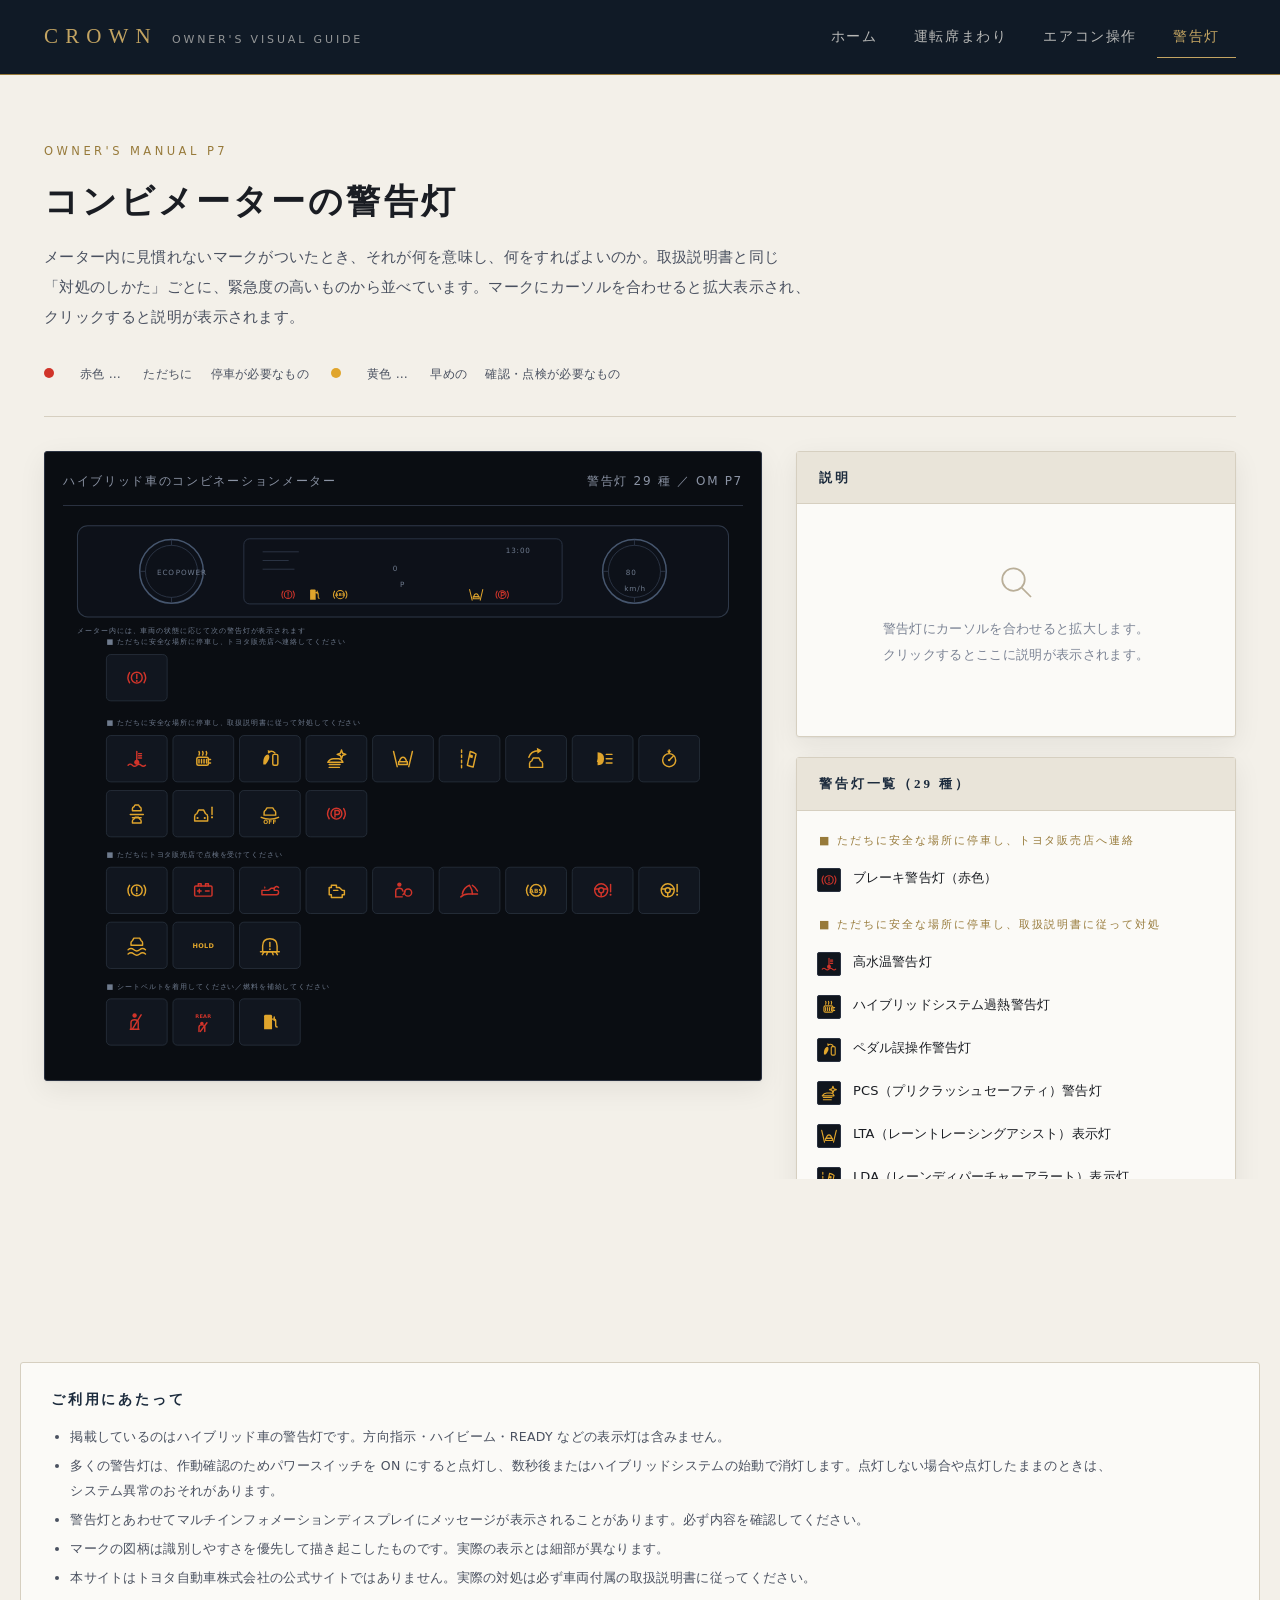
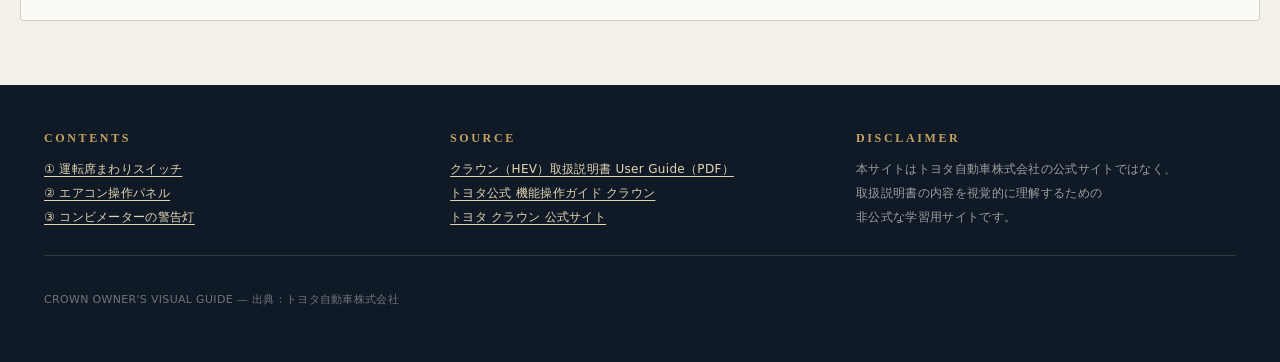
<file: meter.html>
<!DOCTYPE html>
<html lang="ja">
<head>
<meta charset="utf-8">
<meta name="viewport" content="width=device-width, initial-scale=1">
<title>コンビメーターの警告灯 ｜ CROWN オーナーズガイド</title>
<meta name="description" content="トヨタ クラウン（HEV）のコンビネーションメーターに表示される警告灯 29 種を、ホバー拡大・クリック説明で確認できます。取扱説明書 P7 に対応。">
<link rel="stylesheet" href="assets/css/style.css">
</head>
<body>

<header class="site-header">
  <div class="wrap site-header__inner">
    <a class="brand" href="index.html">
      <span class="brand__mark">CROWN</span>
      <span class="brand__sub">OWNER'S VISUAL GUIDE</span>
    </a>
    <nav class="site-nav" aria-label="コンテンツ">
      <a href="index.html">ホーム</a>
      <a href="cockpit.html">運転席まわり</a>
      <a href="climate.html">エアコン操作</a>
      <a href="meter.html" aria-current="page">警告灯</a>
    </nav>
  </div>
</header>

<main>

  <div class="wrap">
    <div class="page-head">
      <p class="page-head__eyebrow">OWNER'S MANUAL P7</p>
      <h1>コンビメーターの警告灯</h1>
      <p class="page-head__lead"><span class="nw">メーター内に</span
        ><span class="nw">見慣れないマークが</span
        ><span class="nw">ついたとき、</span
        ><span class="nw">それが</span
        ><span class="nw">何を意味し、</span
        ><span class="nw">何をすればよいのか。</span
        ><span class="nw">取扱説明書と同じ</span
        ><span class="nw">「対処のしかた」ごとに、</span
        ><span class="nw">緊急度の高いものから</span
        ><span class="nw">並べています。</span
        ><span class="nw">マークに</span
        ><span class="nw">カーソルを合わせると</span
        ><span class="nw">拡大表示され、</span
        ><span class="nw">クリックすると</span
        ><span class="nw">説明が</span
        ><span class="nw">表示されます。</span></p>
      <div class="legend">
        <span class="lg-red"><span class="nw">赤色 … </span
        ><span class="nw">ただちに</span
        ><span class="nw">停車が必要なもの</span></span>
        <span class="lg-amber"><span class="nw">黄色 … </span
        ><span class="nw">早めの</span
        ><span class="nw">確認・点検が必要なもの</span></span>
      </div>
    </div>
  </div>

  <div class="wrap">
    <div class="explorer">

      <!-- ============================ 図 ============================ -->
      <section class="stage stage--dark" aria-label="警告灯の一覧図">
        <div class="stage__caption">
          <span><span class="nw">ハイブリッド車の</span><span class="nw">コンビネーションメーター</span></span>
          <span>警告灯 29 種 ／ OM P7</span>
        </div>

        <div class="stage__scroll">
          <svg class="diagram" viewBox="0 0 940 750" role="img"
               aria-label="コンビネーションメーターの警告灯一覧。対処のしかたごとに 4 つのグループに分かれています。">
  
            <defs>
              <symbol id="ic-brake-red" viewBox="0 0 32 32">
                <circle class="tell-red" cx="16" cy="16" r="7.5"/>
                <path class="tell-red" d="M16 11.5 v5.5"/>
                <circle class="tell-red-f" cx="16" cy="20.5" r="1.3"/>
                <path class="tell-red" d="M6 9 a13 13 0 0 0 0 14 M26 9 a13 13 0 0 1 0 14"/>
              </symbol>
              <symbol id="ic-brake-amber" viewBox="0 0 32 32">
                <circle class="tell-amb" cx="16" cy="16" r="7.5"/>
                <path class="tell-amb" d="M16 11.5 v5.5"/>
                <circle class="tell-amb-f" cx="16" cy="20.5" r="1.3"/>
                <path class="tell-amb" d="M6 9 a13 13 0 0 0 0 14 M26 9 a13 13 0 0 1 0 14"/>
              </symbol>
              <symbol id="ic-coolant" viewBox="0 0 32 32">
                <path class="tell-red" d="M16 6 v13"/>
                <circle class="tell-red-f" cx="16" cy="21" r="3.5"/>
                <path class="tell-red" d="M18.5 9 h4 M18.5 12 h4 M18.5 15 h4"/>
                <path class="tell-red" d="M4 25 q3 -3, 6 0 q3 3, 6 0 q3 -3, 6 0 q3 3, 6 0"/>
              </symbol>
              <symbol id="ic-hv-heat" viewBox="0 0 32 32">
                <rect class="tell-amb" x="7" y="14" width="16" height="11" rx="2.5"/>
                <path class="tell-amb" d="M10 17 v5 M13.5 17 v5 M17 17 v5 M20.5 17 v5"/>
                <path class="tell-amb" d="M23 17 h3 M23 22 h3"/>
                <path class="tell-amb" d="M10 11 q1.5 -3, 0 -5 M15 11 q1.5 -3, 0 -5 M20 11 q1.5 -3, 0 -5"/>
              </symbol>
              <symbol id="ic-pedal" viewBox="0 0 32 32">
                <path class="tell-amb-f" d="M7 24 q-1 -9, 4 -13 q3 -2, 4 1 q1 4, -2 8 q-2 3, -3 4 z"/>
                <rect class="tell-amb" x="20" y="10" width="7" height="15" rx="2"/>
                <path class="tell-amb" d="M14 7 q5 -3, 9 1"/>
                <path class="tell-amb-f" d="M13 4 l1 5 l4 -3 z"/>
              </symbol>
              <symbol id="ic-pcs" viewBox="0 0 32 32">
                <path class="tell-amb" d="M4 21 q3 -5, 8 -5 h7 q4 0, 6 5 z"/>
                <path class="tell-amb" d="M6 24 h15"/>
                <path class="tell-amb" d="M23 4 l1.6 4.4 4.4 1.6 -4.4 1.6 -1.6 4.4 -1.6 -4.4 -4.4 -1.6 4.4 -1.6 z"/>
                <path class="tell-amb" d="M6 28 h14"/>
              </symbol>
              <symbol id="ic-lta" viewBox="0 0 32 32">
                <path class="tell-amb" d="M8 27 L 3 6 M24 27 L 29 6"/>
                <path class="tell-amb" d="M11 20 q1.5 -6, 5 -6 q3.5 0, 5 6 z"/>
                <path class="tell-amb" d="M10 20 h12 v4 h-12 z"/>
              </symbol>
              <symbol id="ic-lda" viewBox="0 0 32 32">
                <path class="tell-amb" d="M5 4 v3.5 M5 11 v3.5 M5 18 v3.5 M5 25 v3.5"/>
                <path class="tell-amb" d="M13 25 l4 -19 q4.5 1, 8 3.5 l-4 18 q-4.5 -1, -8 -2.5 z"/>
                <path class="tell-amb-f" d="M16.5 10 l4.5 1.5 -1 4 -4.5 -1.5 z"/>
              </symbol>
              <symbol id="ic-pda" viewBox="0 0 32 32">
                <path class="tell-amb" d="M7 28 v-5 q0 -3, 3 -4 l2 -4 h8 l2 4 q3 1, 3 4 v5 z"/>
                <path class="tell-amb" d="M6 14 q3 -9, 13 -9"/>
                <path class="tell-amb-f" d="M17 1 l7 3.5 -6 4.5 z"/>
              </symbol>
              <symbol id="ic-ahs" viewBox="0 0 32 32">
                <path class="tell-amb-f" d="M9 7 q9 0, 9 9 q0 9, -9 9 z"/>
                <path class="tell-amb" d="M21 10 h8 M21 16 h8 M21 22 h8"/>
                <text class="tell-txt-a" x="12" y="20" font-size="10" fill="#11161f">A</text>
              </symbol>
              <symbol id="ic-cc" viewBox="0 0 32 32">
                <circle class="tell-amb" cx="16" cy="18" r="9"/>
                <path class="tell-amb" d="M16 18 L 21.5 12.5"/>
                <circle class="tell-amb-f" cx="16" cy="18" r="1.6"/>
                <path class="tell-amb" d="M16 4 v3.5"/>
                <path class="tell-amb-f" d="M13 5 l3 4 3 -4 z"/>
              </symbol>
              <symbol id="ic-rcc" viewBox="0 0 32 32">
                <path class="tell-amb" d="M10 12 v-3 q0 -2, 2 -2.5 l1.5 -2.5 h5 l1.5 2.5 q2 .5, 2 2.5 v3 z"/>
                <path class="tell-amb" d="M10 29 v-3 q0 -2, 2 -2.5 l1.5 -2.5 h5 l1.5 2.5 q2 .5, 2 2.5 v3 z"/>
                <path class="tell-amb" d="M7 17 h18 M10 21.5 h12"/>
              </symbol>
              <symbol id="ic-assist" viewBox="0 0 32 32">
                <path class="tell-amb" d="M4 26 v-6 q0 -3, 3 -4 l2.5 -5 h7 l2.5 5 q3 1, 3 4 v6 z"/>
                <circle class="tell-amb-f" cx="8" cy="22" r="1.5"/>
                <circle class="tell-amb-f" cx="18" cy="22" r="1.5"/>
                <path class="tell-amb" d="M28 7 v10"/>
                <circle class="tell-amb-f" cx="28" cy="21" r="1.5"/>
              </symbol>
              <symbol id="ic-sonar" viewBox="0 0 32 32">
                <path class="tell-amb" d="M8 18 v-4 q0 -2, 2 -3 l2 -3 h8 l2 3 q2 1, 2 3 v4 z"/>
                <path class="tell-amb" d="M4 21 q12 5, 24 0"/>
                <text class="tell-txt-a" x="16" y="30" font-size="8">OFF</text>
              </symbol>
              <symbol id="ic-epb" viewBox="0 0 32 32">
                <circle class="tell-red" cx="16" cy="16" r="7.5"/>
                <path class="tell-red" d="M14 20.5 v-9 h3.5 q2.8 0, 2.8 2.8 q0 2.8, -2.8 2.8 h-3.5"/>
                <path class="tell-red" d="M6 9 a13 13 0 0 0 0 14 M26 9 a13 13 0 0 1 0 14"/>
              </symbol>
              <symbol id="ic-battery" viewBox="0 0 32 32">
                <rect class="tell-red" x="4" y="10" width="24" height="14" rx="1.5"/>
                <path class="tell-red" d="M9 10 V 7 h4 v3 M19 10 V 7 h4 v3"/>
                <path class="tell-red" d="M8 17 h5 M10.5 14.5 v5"/>
                <path class="tell-red" d="M19 17 h5"/>
              </symbol>
              <symbol id="ic-oil" viewBox="0 0 32 32">
                <path class="tell-red" d="M5 22 v-6 h9 l4 -3 h4 v3 h4 q2 0, 2 3 q0 3, -3 3 z"/>
                <path class="tell-red" d="M22 13 q3 -4, 6 -1"/>
                <path class="tell-red-f" d="M9 10 q2 3, 0 4 q-2 -1, 0 -4 z"/>
              </symbol>
              <symbol id="ic-engine" viewBox="0 0 32 32">
                <path class="tell-amb" d="M6 12 h3 v-3 h7 v3 h4 l4 4 h3 v6 h-3 v4 h-15 v-4 h-3 z"/>
                <path class="tell-amb" d="M12 16 h6"/>
              </symbol>
              <symbol id="ic-srs" viewBox="0 0 32 32">
                <circle class="tell-red-f" cx="11" cy="8" r="3"/>
                <path class="tell-red" d="M6 25 v-8 q0 -4, 5 -4 q4 0, 5 4"/>
                <path class="tell-red" d="M6 25 h9"/>
                <circle class="tell-red" cx="23" cy="19" r="5"/>
                <path class="tell-red" d="M16 22 q3 -2, 3 -5"/>
              </symbol>
              <symbol id="ic-hood" viewBox="0 0 32 32">
                <path class="tell-red" d="M4 25 q4 -4, 10 -4 h13"/>
                <path class="tell-red" d="M6 21 q2 -9, 10 -12 q4 6, 4 12"/>
                <path class="tell-red" d="M20 9 q5 3, 7 8"/>
              </symbol>
              <symbol id="ic-abs" viewBox="0 0 32 32">
                <circle class="tell-amb" cx="16" cy="16" r="8"/>
                <text class="tell-txt-a" x="16" y="19" font-size="8">ABS</text>
                <path class="tell-amb" d="M5 9 a13 13 0 0 0 0 14 M27 9 a13 13 0 0 1 0 14"/>
              </symbol>
              <symbol id="ic-eps-red" viewBox="0 0 32 32">
                <circle class="tell-red" cx="14" cy="16" r="9"/>
                <circle class="tell-red" cx="14" cy="16" r="3.5"/>
                <path class="tell-red" d="M5.5 14 h5 M17.5 14 h5 M14 19.5 v5"/>
                <path class="tell-red" d="M27 8 v10"/>
                <circle class="tell-red-f" cx="27" cy="22" r="1.4"/>
              </symbol>
              <symbol id="ic-eps-amber" viewBox="0 0 32 32">
                <circle class="tell-amb" cx="14" cy="16" r="9"/>
                <circle class="tell-amb" cx="14" cy="16" r="3.5"/>
                <path class="tell-amb" d="M5.5 14 h5 M17.5 14 h5 M14 19.5 v5"/>
                <path class="tell-amb" d="M27 8 v10"/>
                <circle class="tell-amb-f" cx="27" cy="22" r="1.4"/>
              </symbol>
              <symbol id="ic-slip" viewBox="0 0 32 32">
                <path class="tell-amb" d="M8 16 v-3.5 q0 -2, 2 -3 l2 -3.5 h8 l2 3.5 q2 1, 2 3 v3.5 z"/>
                <path class="tell-amb" d="M4 22 q4 -3.5, 8 0 q4 3.5, 8 0 q4 -3.5, 8 0"/>
                <path class="tell-amb" d="M4 28 q4 -3.5, 8 0 q4 3.5, 8 0 q4 -3.5, 8 0"/>
              </symbol>
              <symbol id="ic-hold" viewBox="0 0 32 32">
                <text class="tell-txt-a" x="16" y="20" font-size="9">HOLD</text>
              </symbol>
              <symbol id="ic-tpms" viewBox="0 0 32 32">
                <path class="tell-amb" d="M6 25 v-8 q0 -10, 10 -10 q10 0, 10 10 v8 z"/>
                <path class="tell-amb" d="M3 25 h26"/>
                <path class="tell-amb" d="M8 25 l-2.5 4 M13 25 l-1.5 4 M19 25 l1.5 4 M24 25 l2.5 4"/>
                <path class="tell-amb" d="M16 12 v6"/>
                <circle class="tell-amb-f" cx="16" cy="21.5" r="1.3"/>
              </symbol>
              <symbol id="ic-belt-front" viewBox="0 0 32 32">
                <circle class="tell-red-f" cx="13" cy="7" r="3"/>
                <path class="tell-red" d="M8 26 v-9 q0 -4, 5 -4 q5 0, 5 4 v9"/>
                <path class="tell-red" d="M7 26 h12"/>
                <path class="tell-red" d="M22 6 L 10 26"/>
              </symbol>
              <symbol id="ic-belt-rear" viewBox="0 0 32 32">
                <text class="tell-txt-r" x="16" y="11" font-size="7">REAR</text>
                <circle class="tell-red-f" cx="14" cy="18" r="2.4"/>
                <path class="tell-red" d="M10 29 v-6 q0 -3, 4 -3 q4 0, 4 3 v6"/>
                <path class="tell-red" d="M21 17 L 12 29"/>
              </symbol>
              <symbol id="ic-fuel" viewBox="0 0 32 32">
                <path class="tell-amb-f" d="M8 26 V 8 q0 -2, 2 -2 h7 q2 0, 2 2 v18 z"/>
                <path class="tell-amb" d="M19 12 h3 q2 0, 2 2 v7 q0 2, 2 2"/>
                <path class="tell-amb" d="M22 9 v5"/>
              </symbol>
            </defs>
  
            <!-- ============ アートワーク ============ -->
            <g id="art-meter">
  
              <!-- コンビネーションメーター -->
              <rect class="art-meter-face" x="20" y="8" width="900" height="126" rx="14"/>
              <circle class="art-meter-ring" cx="150" cy="71" r="44"/>
              <circle class="art-meter-hair" cx="150" cy="71" r="36"/>
              <path class="art-meter-hair" d="M150 27 v8 M106 71 h8 M194 71 h-8 M150 115 v-8"/>
              <text class="art-meter-cap" x="130" y="76" font-size="8" fill="#4c8f66">ECO</text>
              <text class="art-meter-cap" x="156" y="76" font-size="8">POWER</text>
  
              <circle class="art-meter-ring" cx="790" cy="71" r="44"/>
              <circle class="art-meter-hair" cx="790" cy="71" r="36"/>
              <path class="art-meter-hair" d="M790 27 v8 M746 71 h8 M834 71 h-8 M790 115 v-8"/>
              <text class="art-meter-cap" x="778" y="76" font-size="14">80</text>
              <text class="art-meter-cap" x="776" y="98" font-size="7">km/h</text>
  
              <rect class="art-meter-hair" x="250" y="26" width="440" height="90" rx="8" fill="#0a0e15"/>
              <text class="art-meter-cap" x="456" y="70" font-size="26" fill="#8fa2bd">0</text>
              <text class="art-meter-cap" x="466" y="92" font-size="9">P</text>
              <path class="art-meter-hair" d="M276 44 h50 M276 56 h36 M276 68 h44"/>
              <text class="art-meter-cap" x="612" y="46" font-size="11">13:00</text>
  
              <g transform="translate(300 92) scale(0.7)"><use href="#ic-brake-red" width="32" height="32"/></g>
              <g transform="translate(336 92) scale(0.7)"><use href="#ic-fuel" width="32" height="32"/></g>
              <g transform="translate(372 92) scale(0.7)"><use href="#ic-abs" width="32" height="32"/></g>
              <g transform="translate(560 92) scale(0.7)"><use href="#ic-lta" width="32" height="32"/></g>
              <g transform="translate(596 92) scale(0.7)"><use href="#ic-epb" width="32" height="32"/></g>
  
              <text class="art-meter-cap" x="20" y="156" font-size="9">
                メーター内には、車両の状態に応じて次の警告灯が表示されます
              </text>
  
              <!-- グループ 1 -->
              <text class="art-meter-cap" x="60" y="172" fill="#c0554c">■ ただちに安全な場所に停車し、トヨタ販売店へ連絡してください</text>
              <rect x="60" y="186" width="84" height="64" rx="6" fill="#11161f" stroke="#2c3542"/>
              <g transform="translate(86 202)"><use href="#ic-brake-red" width="32" height="32"/></g>
  
              <!-- グループ 2 -->
              <text class="art-meter-cap" x="60" y="284" fill="#b08a35">■ ただちに安全な場所に停車し、取扱説明書に従って対処してください</text>
              <rect x="60"  y="298" width="84" height="64" rx="6" fill="#11161f" stroke="#2c3542"/>
              <g transform="translate(86 314)"><use href="#ic-coolant" width="32" height="32"/></g>
              <rect x="152" y="298" width="84" height="64" rx="6" fill="#11161f" stroke="#2c3542"/>
              <g transform="translate(178 314)"><use href="#ic-hv-heat" width="32" height="32"/></g>
              <rect x="244" y="298" width="84" height="64" rx="6" fill="#11161f" stroke="#2c3542"/>
              <g transform="translate(270 314)"><use href="#ic-pedal" width="32" height="32"/></g>
              <rect x="336" y="298" width="84" height="64" rx="6" fill="#11161f" stroke="#2c3542"/>
              <g transform="translate(362 314)"><use href="#ic-pcs" width="32" height="32"/></g>
              <rect x="428" y="298" width="84" height="64" rx="6" fill="#11161f" stroke="#2c3542"/>
              <g transform="translate(454 314)"><use href="#ic-lta" width="32" height="32"/></g>
              <rect x="520" y="298" width="84" height="64" rx="6" fill="#11161f" stroke="#2c3542"/>
              <g transform="translate(546 314)"><use href="#ic-lda" width="32" height="32"/></g>
              <rect x="612" y="298" width="84" height="64" rx="6" fill="#11161f" stroke="#2c3542"/>
              <g transform="translate(638 314)"><use href="#ic-pda" width="32" height="32"/></g>
              <rect x="704" y="298" width="84" height="64" rx="6" fill="#11161f" stroke="#2c3542"/>
              <g transform="translate(730 314)"><use href="#ic-ahs" width="32" height="32"/></g>
              <rect x="796" y="298" width="84" height="64" rx="6" fill="#11161f" stroke="#2c3542"/>
              <g transform="translate(822 314)"><use href="#ic-cc" width="32" height="32"/></g>
  
              <rect x="60"  y="374" width="84" height="64" rx="6" fill="#11161f" stroke="#2c3542"/>
              <g transform="translate(86 390)"><use href="#ic-rcc" width="32" height="32"/></g>
              <rect x="152" y="374" width="84" height="64" rx="6" fill="#11161f" stroke="#2c3542"/>
              <g transform="translate(178 390)"><use href="#ic-assist" width="32" height="32"/></g>
              <rect x="244" y="374" width="84" height="64" rx="6" fill="#11161f" stroke="#2c3542"/>
              <g transform="translate(270 390)"><use href="#ic-sonar" width="32" height="32"/></g>
              <rect x="336" y="374" width="84" height="64" rx="6" fill="#11161f" stroke="#2c3542"/>
              <g transform="translate(362 390)"><use href="#ic-epb" width="32" height="32"/></g>
  
              <!-- グループ 3 -->
              <text class="art-meter-cap" x="60" y="466" fill="#b08a35">■ ただちにトヨタ販売店で点検を受けてください</text>
              <rect x="60"  y="480" width="84" height="64" rx="6" fill="#11161f" stroke="#2c3542"/>
              <g transform="translate(86 496)"><use href="#ic-brake-amber" width="32" height="32"/></g>
              <rect x="152" y="480" width="84" height="64" rx="6" fill="#11161f" stroke="#2c3542"/>
              <g transform="translate(178 496)"><use href="#ic-battery" width="32" height="32"/></g>
              <rect x="244" y="480" width="84" height="64" rx="6" fill="#11161f" stroke="#2c3542"/>
              <g transform="translate(270 496)"><use href="#ic-oil" width="32" height="32"/></g>
              <rect x="336" y="480" width="84" height="64" rx="6" fill="#11161f" stroke="#2c3542"/>
              <g transform="translate(362 496)"><use href="#ic-engine" width="32" height="32"/></g>
              <rect x="428" y="480" width="84" height="64" rx="6" fill="#11161f" stroke="#2c3542"/>
              <g transform="translate(454 496)"><use href="#ic-srs" width="32" height="32"/></g>
              <rect x="520" y="480" width="84" height="64" rx="6" fill="#11161f" stroke="#2c3542"/>
              <g transform="translate(546 496)"><use href="#ic-hood" width="32" height="32"/></g>
              <rect x="612" y="480" width="84" height="64" rx="6" fill="#11161f" stroke="#2c3542"/>
              <g transform="translate(638 496)"><use href="#ic-abs" width="32" height="32"/></g>
              <rect x="704" y="480" width="84" height="64" rx="6" fill="#11161f" stroke="#2c3542"/>
              <g transform="translate(730 496)"><use href="#ic-eps-red" width="32" height="32"/></g>
              <rect x="796" y="480" width="84" height="64" rx="6" fill="#11161f" stroke="#2c3542"/>
              <g transform="translate(822 496)"><use href="#ic-eps-amber" width="32" height="32"/></g>
  
              <rect x="60"  y="556" width="84" height="64" rx="6" fill="#11161f" stroke="#2c3542"/>
              <g transform="translate(86 572)"><use href="#ic-slip" width="32" height="32"/></g>
              <rect x="152" y="556" width="84" height="64" rx="6" fill="#11161f" stroke="#2c3542"/>
              <g transform="translate(178 572)"><use href="#ic-hold" width="32" height="32"/></g>
              <rect x="244" y="556" width="84" height="64" rx="6" fill="#11161f" stroke="#2c3542"/>
              <g transform="translate(270 572)"><use href="#ic-tpms" width="32" height="32"/></g>
  
              <!-- グループ 4 -->
              <text class="art-meter-cap" x="60" y="648" fill="#7f8b9e">■ シートベルトを着用してください／燃料を補給してください</text>
              <rect x="60"  y="662" width="84" height="64" rx="6" fill="#11161f" stroke="#2c3542"/>
              <g transform="translate(86 678)"><use href="#ic-belt-front" width="32" height="32"/></g>
              <rect x="152" y="662" width="84" height="64" rx="6" fill="#11161f" stroke="#2c3542"/>
              <g transform="translate(178 678)"><use href="#ic-belt-rear" width="32" height="32"/></g>
              <rect x="244" y="662" width="84" height="64" rx="6" fill="#11161f" stroke="#2c3542"/>
              <g transform="translate(270 678)"><use href="#ic-fuel" width="32" height="32"/></g>
            </g>
  
            <!-- ============ ホットスポット ============ -->
            <g class="hotspots">
              <g class="hotspot" data-id="W01"><rect class="hit" x="60"  y="186" width="84" height="64" rx="6"/><rect class="halo" x="60"  y="186" width="84" height="64" rx="6"/></g>
  
              <g class="hotspot" data-id="W02"><rect class="hit" x="60"  y="298" width="84" height="64" rx="6"/><rect class="halo" x="60"  y="298" width="84" height="64" rx="6"/></g>
              <g class="hotspot" data-id="W03"><rect class="hit" x="152" y="298" width="84" height="64" rx="6"/><rect class="halo" x="152" y="298" width="84" height="64" rx="6"/></g>
              <g class="hotspot" data-id="W04"><rect class="hit" x="244" y="298" width="84" height="64" rx="6"/><rect class="halo" x="244" y="298" width="84" height="64" rx="6"/></g>
              <g class="hotspot" data-id="W05"><rect class="hit" x="336" y="298" width="84" height="64" rx="6"/><rect class="halo" x="336" y="298" width="84" height="64" rx="6"/></g>
              <g class="hotspot" data-id="W06"><rect class="hit" x="428" y="298" width="84" height="64" rx="6"/><rect class="halo" x="428" y="298" width="84" height="64" rx="6"/></g>
              <g class="hotspot" data-id="W07"><rect class="hit" x="520" y="298" width="84" height="64" rx="6"/><rect class="halo" x="520" y="298" width="84" height="64" rx="6"/></g>
              <g class="hotspot" data-id="W21"><rect class="hit" x="612" y="298" width="84" height="64" rx="6"/><rect class="halo" x="612" y="298" width="84" height="64" rx="6"/></g>
              <g class="hotspot" data-id="W22"><rect class="hit" x="704" y="298" width="84" height="64" rx="6"/><rect class="halo" x="704" y="298" width="84" height="64" rx="6"/></g>
              <g class="hotspot" data-id="W23"><rect class="hit" x="796" y="298" width="84" height="64" rx="6"/><rect class="halo" x="796" y="298" width="84" height="64" rx="6"/></g>
              <g class="hotspot" data-id="W24"><rect class="hit" x="60"  y="374" width="84" height="64" rx="6"/><rect class="halo" x="60"  y="374" width="84" height="64" rx="6"/></g>
              <g class="hotspot" data-id="W25"><rect class="hit" x="152" y="374" width="84" height="64" rx="6"/><rect class="halo" x="152" y="374" width="84" height="64" rx="6"/></g>
              <g class="hotspot" data-id="W26"><rect class="hit" x="244" y="374" width="84" height="64" rx="6"/><rect class="halo" x="244" y="374" width="84" height="64" rx="6"/></g>
              <g class="hotspot" data-id="W08"><rect class="hit" x="336" y="374" width="84" height="64" rx="6"/><rect class="halo" x="336" y="374" width="84" height="64" rx="6"/></g>
  
              <g class="hotspot" data-id="W09"><rect class="hit" x="60"  y="480" width="84" height="64" rx="6"/><rect class="halo" x="60"  y="480" width="84" height="64" rx="6"/></g>
              <g class="hotspot" data-id="W10"><rect class="hit" x="152" y="480" width="84" height="64" rx="6"/><rect class="halo" x="152" y="480" width="84" height="64" rx="6"/></g>
              <g class="hotspot" data-id="W11"><rect class="hit" x="244" y="480" width="84" height="64" rx="6"/><rect class="halo" x="244" y="480" width="84" height="64" rx="6"/></g>
              <g class="hotspot" data-id="W12"><rect class="hit" x="336" y="480" width="84" height="64" rx="6"/><rect class="halo" x="336" y="480" width="84" height="64" rx="6"/></g>
              <g class="hotspot" data-id="W13"><rect class="hit" x="428" y="480" width="84" height="64" rx="6"/><rect class="halo" x="428" y="480" width="84" height="64" rx="6"/></g>
              <g class="hotspot" data-id="W14"><rect class="hit" x="520" y="480" width="84" height="64" rx="6"/><rect class="halo" x="520" y="480" width="84" height="64" rx="6"/></g>
              <g class="hotspot" data-id="W15"><rect class="hit" x="612" y="480" width="84" height="64" rx="6"/><rect class="halo" x="612" y="480" width="84" height="64" rx="6"/></g>
              <g class="hotspot" data-id="W16"><rect class="hit" x="704" y="480" width="84" height="64" rx="6"/><rect class="halo" x="704" y="480" width="84" height="64" rx="6"/></g>
              <g class="hotspot" data-id="W17"><rect class="hit" x="796" y="480" width="84" height="64" rx="6"/><rect class="halo" x="796" y="480" width="84" height="64" rx="6"/></g>
              <g class="hotspot" data-id="W27"><rect class="hit" x="60"  y="556" width="84" height="64" rx="6"/><rect class="halo" x="60"  y="556" width="84" height="64" rx="6"/></g>
              <g class="hotspot" data-id="W28"><rect class="hit" x="152" y="556" width="84" height="64" rx="6"/><rect class="halo" x="152" y="556" width="84" height="64" rx="6"/></g>
              <g class="hotspot" data-id="W29"><rect class="hit" x="244" y="556" width="84" height="64" rx="6"/><rect class="halo" x="244" y="556" width="84" height="64" rx="6"/></g>
  
              <g class="hotspot" data-id="W18"><rect class="hit" x="60"  y="662" width="84" height="64" rx="6"/><rect class="halo" x="60"  y="662" width="84" height="64" rx="6"/></g>
              <g class="hotspot" data-id="W19"><rect class="hit" x="152" y="662" width="84" height="64" rx="6"/><rect class="halo" x="152" y="662" width="84" height="64" rx="6"/></g>
              <g class="hotspot" data-id="W20"><rect class="hit" x="244" y="662" width="84" height="64" rx="6"/><rect class="halo" x="244" y="662" width="84" height="64" rx="6"/></g>
            </g>
          </svg>
        </div>

        <p class="stage__hint">← 図は横にスクロールできます</p>
        <!-- ルーペ -->
        <div class="loupe" aria-hidden="true">
          <svg viewBox="0 0 940 750" preserveAspectRatio="xMidYMid slice">
            <use href="#art-meter"></use>
          </svg>
          <div class="loupe__label"></div>
        </div>
      </section>

      <!-- ============================ 一覧・詳細 ============================ -->
      <div class="side">

        <section class="panel detail" aria-live="polite">
          <h2 class="panel__head">説明</h2>
          <div class="detail__body">
            <div class="detail__placeholder">
              <svg viewBox="0 0 32 32" fill="none" stroke="currentColor" stroke-width="1.4" aria-hidden="true">
                <circle cx="14" cy="14" r="9"/><path d="M20.5 20.5 L28 28"/>
              </svg>
              <span class="nw">警告灯に</span
              ><span class="nw">カーソルを合わせると</span
              ><span class="nw">拡大します。</span><br>
              <span class="nw">クリックすると</span
              ><span class="nw">ここに</span
              ><span class="nw">説明が</span
              ><span class="nw">表示されます。</span>
            </div>
          </div>
        </section>

        <section class="panel">
          <h2 class="panel__head">警告灯一覧（29 種）</h2>
          <ul class="index-list"></ul>
        </section>

      </div>
    </div>
  </div>

  <div class="wrap notes">
    <div class="notes__inner">
      <h2>ご利用にあたって</h2>
      <ul>
        <li><span class="nw">掲載しているのは</span
            ><span class="nw">ハイブリッド車の</span
            ><span class="nw">警告灯です。</span
            ><span class="nw">方向指示・ハイビーム・READY などの</span
            ><span class="nw">表示灯は</span
            ><span class="nw">含みません。</span></li>
        <li><span class="nw">多くの警告灯は、</span
            ><span class="nw">作動確認のため</span
            ><span class="nw">パワースイッチを ON にすると</span
            ><span class="nw">点灯し、</span
            ><span class="nw">数秒後または</span
            ><span class="nw">ハイブリッドシステムの</span
            ><span class="nw">始動で</span
            ><span class="nw">消灯します。</span
            ><span class="nw">点灯しない場合や</span
            ><span class="nw">点灯したままのときは、</span
            ><span class="nw">システム異常の</span
            ><span class="nw">おそれがあります。</span></li>
        <li><span class="nw">警告灯と</span
            ><span class="nw">あわせて</span
            ><span class="nw">マルチインフォメーションディスプレイに</span
            ><span class="nw">メッセージが</span
            ><span class="nw">表示されることが</span
            ><span class="nw">あります。</span
            ><span class="nw">必ず</span
            ><span class="nw">内容を</span
            ><span class="nw">確認してください。</span></li>
        <li><span class="nw">マークの図柄は</span
            ><span class="nw">識別しやすさを</span
            ><span class="nw">優先して</span
            ><span class="nw">描き起こしたものです。</span
            ><span class="nw">実際の表示とは</span
            ><span class="nw">細部が</span
            ><span class="nw">異なります。</span></li>
        <li><span class="nw">本サイトは</span
            ><span class="nw">トヨタ自動車株式会社の</span
            ><span class="nw">公式サイトでは</span
            ><span class="nw">ありません。</span
            ><span class="nw">実際の対処は</span
            ><span class="nw">必ず</span
            ><span class="nw">車両付属の</span
            ><span class="nw">取扱説明書に</span
            ><span class="nw">従ってください。</span></li>
      </ul>
    </div>
  </div>

</main>

<footer class="site-footer">
  <div class="wrap">
    <div class="site-footer__grid">
      <div>
        <h3>CONTENTS</h3>
        <ul>
          <li><a href="cockpit.html">① 運転席まわりスイッチ</a></li>
          <li><a href="climate.html">② エアコン操作パネル</a></li>
          <li><a href="meter.html">③ コンビメーターの警告灯</a></li>
        </ul>
      </div>
      <div>
        <h3>SOURCE</h3>
        <ul>
          <li><a href="https://manual.toyota.jp/pdf/crown/CROWN-HEV_UG_JP_M30K22_1_2504.pdf" rel="noopener">クラウン（HEV）取扱説明書 User Guide（PDF）</a></li>
          <li><a href="https://toyota.jp/function-guide/crown/" rel="noopener">トヨタ公式 機能操作ガイド クラウン</a></li>
          <li><a href="https://toyota.jp/crown/" rel="noopener">トヨタ クラウン 公式サイト</a></li>
        </ul>
      </div>
      <div>
        <h3>DISCLAIMER</h3>
        <p style="margin:0">
          <span class="nw">本サイトは</span
          ><span class="nw">トヨタ自動車株式会社の</span
          ><span class="nw">公式サイトではなく、</span
          ><span class="nw">取扱説明書の内容を</span
          ><span class="nw">視覚的に</span
          ><span class="nw">理解するための</span
          ><span class="nw">非公式な</span
          ><span class="nw">学習用サイトです。</span>
        </p>
      </div>
    </div>
    <p class="site-footer__base">CROWN OWNER'S VISUAL GUIDE — 出典：トヨタ自動車株式会社</p>
  </div>
</footer>

<script src="assets/js/explorer.js"></script>
<script src="assets/js/data-meter.js"></script>
<script>CrownExplorer.init(window.CROWN_DATA_METER);</script>
</body>
</html>
</file>
<file: assets/css/style.css>
@charset "utf-8";

/* =====================================================================
   CROWN OWNER'S GUIDE — 共通スタイル
   高貴・落ち着きを基調とした配色と組版。色は必ずこの :root から取る。
   ===================================================================== */

:root {
  /* ---- 地色（生成り／和紙） ---- */
  --paper:        #f3f0e9;
  --paper-raised: #fbfaf7;
  --paper-sunk:   #e9e4d9;

  /* ---- 墨 ---- */
  --ink:          #1a1d23;
  --ink-mid:      #4a5160;
  --ink-soft:     #7b8394;

  /* ---- 差し色 ---- */
  --navy:         #1c2b3d;
  --navy-deep:    #101a26;
  --gold:         #977a3a;
  --gold-bright:  #c3a462;
  --gold-pale:    #e2d5b4;

  /* ---- 罫 ---- */
  --rule:         #d6cfc0;
  --rule-strong:  #b9ae98;

  /* ---- 警告色（OM の表記に厳密に一致させること） ---- */
  --warn-red:     #d0342a;
  --warn-amber:   #e0a52c;
  --warn-green:   #4c9a5e;
  --meter-bg:     #0a0d12;

  /* ---- 書体 ---- */
  --font-serif: "Yu Mincho", "YuMincho", "Hiragino Mincho ProN", "Hiragino Mincho Pro",
                "HGS明朝E", "MS PMincho", serif;
  --font-sans:  "Yu Gothic", "YuGothic", "Hiragino Sans", "Hiragino Kaku Gothic ProN",
                "Noto Sans JP", "Meiryo", system-ui, sans-serif;

  /* ---- 寸法 ---- */
  --wrap: 1240px;
  --radius: 3px;
  --shadow-soft: 0 1px 2px rgba(26, 29, 35, .06), 0 8px 28px rgba(26, 29, 35, .07);
  --shadow-lift: 0 2px 6px rgba(26, 29, 35, .10), 0 18px 48px rgba(26, 29, 35, .14);
}

/* ---------------------------------------------------------------- reset */

*, *::before, *::after { box-sizing: border-box; }

html { -webkit-text-size-adjust: 100%; scroll-behavior: smooth; }

body {
  margin: 0;
  background: var(--paper);
  color: var(--ink);
  font-family: var(--font-sans);
  font-size: 16px;
  line-height: 1.9;
  letter-spacing: .02em;
  font-feature-settings: "palt" 1;
  -webkit-font-smoothing: antialiased;

  /* --- 日本語の折り返し規則 -----------------------------------------
     ・文節の途中で改行しない（「クラウン」が「クラ／ウン」に割れない）
     ・助詞を行頭に送らない（「スイッチ／にカーソルを」にしない）
     auto-phrase は文節単位で改行位置を決める。
     未対応ブラウザ向けには、本文側で .nw（改行禁止）を併用している。
     ------------------------------------------------------------------ */
  word-break: auto-phrase;
  line-break: strict;
  overflow-wrap: normal;
}

/* 文節のまとまり。この中では改行しない。
   日本語の本文はこの単位で区切って記述すること。 */
.nw { white-space: nowrap; }

img, svg { max-width: 100%; }
a { color: var(--navy); text-underline-offset: .25em; }
a:hover { color: var(--gold); }

h1, h2, h3, h4 {
  font-family: var(--font-serif);
  font-weight: 600;
  letter-spacing: .09em;
  line-height: 1.5;
  margin: 0;
  text-wrap: balance;
}

p, li, dd { text-wrap: pretty; }

:focus-visible {
  outline: 2px solid var(--gold);
  outline-offset: 3px;
}

.wrap {
  width: 100%;
  max-width: var(--wrap);
  margin-inline: auto;
  padding-inline: 24px;
}

.visually-hidden {
  position: absolute; width: 1px; height: 1px;
  margin: -1px; padding: 0; overflow: hidden;
  clip: rect(0 0 0 0); white-space: nowrap; border: 0;
}

/* ---------------------------------------------------------------- header */

.site-header {
  background: var(--navy-deep);
  color: var(--paper-raised);
  border-bottom: 1px solid var(--gold);
}

.site-header__inner {
  display: flex;
  align-items: center;
  justify-content: space-between;
  gap: 24px;
  min-height: 74px;
  flex-wrap: wrap;
}

.brand {
  display: flex;
  align-items: baseline;
  gap: 14px;
  text-decoration: none;
  color: inherit;
}

.brand__mark {
  font-family: var(--font-serif);
  font-size: 21px;
  letter-spacing: .34em;
  color: var(--gold-bright);
}

.brand__sub {
  font-size: 11px;
  letter-spacing: .26em;
  color: rgba(243, 240, 233, .58);
}

.site-nav {
  display: flex;
  gap: 4px;
  flex-wrap: wrap;
}

.site-nav a {
  display: block;
  padding: 8px 16px;
  font-size: 13.5px;
  letter-spacing: .12em;
  color: rgba(243, 240, 233, .74);
  text-decoration: none;
  border-bottom: 1px solid transparent;
  transition: color .2s, border-color .2s;
}

.site-nav a:hover { color: var(--gold-bright); }

.site-nav a[aria-current="page"] {
  color: var(--gold-bright);
  border-bottom-color: var(--gold-bright);
}

/* ---------------------------------------------------------------- hero */

.hero {
  background:
    radial-gradient(120% 150% at 50% -30%, #24374b 0%, var(--navy-deep) 62%);
  color: var(--paper-raised);
  padding: 84px 0 76px;
  text-align: center;
  position: relative;
}

.hero::after {
  content: "";
  position: absolute; inset-inline: 0; bottom: 0;
  height: 1px;
  background: linear-gradient(90deg, transparent, var(--gold), transparent);
}

.hero__crest {
  width: 54px; height: 54px;
  margin: 0 auto 26px;
  display: block;
  color: var(--gold-bright);
}

.hero h1 {
  font-size: clamp(28px, 4.4vw, 44px);
  letter-spacing: .14em;
  margin-bottom: 22px;
}

.hero__lead {
  max-width: 40em;
  margin: 0 auto;
  color: rgba(243, 240, 233, .72);
  font-size: 15px;
  line-height: 2.1;
}

/* ---------------------------------------------------------------- page head */

.page-head {
  padding: 54px 0 30px;
  border-bottom: 1px solid var(--rule);
}

.page-head__eyebrow {
  font-size: 11.5px;
  letter-spacing: .3em;
  color: var(--gold);
  margin-bottom: 14px;
}

.page-head h1 {
  font-size: clamp(24px, 3.4vw, 34px);
  margin-bottom: 16px;
}

.page-head__lead {
  max-width: 56em;
  color: var(--ink-mid);
  font-size: 14.5px;
  line-height: 2.05;
}

/* ---------------------------------------------------------------- index cards */

.card-grid {
  display: grid;
  grid-template-columns: repeat(auto-fit, minmax(280px, 1fr));
  gap: 28px;
  padding: 64px 0 20px;
}

.card {
  display: flex;
  flex-direction: column;
  background: var(--paper-raised);
  border: 1px solid var(--rule);
  border-radius: var(--radius);
  text-decoration: none;
  color: inherit;
  overflow: hidden;
  transition: transform .25s, box-shadow .25s, border-color .25s;
}

.card:hover {
  transform: translateY(-4px);
  box-shadow: var(--shadow-lift);
  border-color: var(--gold-pale);
}

.card__visual {
  background: var(--navy-deep);
  padding: 30px;
  display: grid;
  place-items: center;
  min-height: 172px;
}

.card__visual svg { width: 100%; height: auto; color: var(--gold-bright); }

.card__body { padding: 26px 28px 30px; }

.card__no {
  font-family: var(--font-serif);
  font-size: 12px;
  letter-spacing: .3em;
  color: var(--gold);
  display: block;
  margin-bottom: 10px;
}

.card__body h2 { font-size: 19px; margin-bottom: 12px; }

.card__body p {
  margin: 0;
  font-size: 13.5px;
  line-height: 1.95;
  color: var(--ink-mid);
}

.card__more {
  margin-top: 20px;
  font-size: 12.5px;
  letter-spacing: .16em;
  color: var(--gold);
}

/* ---------------------------------------------------------------- howto */

.howto {
  padding: 26px 0 8px;
}

.howto__list {
  list-style: none;
  margin: 0;
  padding: 0;
  display: grid;
  grid-template-columns: repeat(auto-fit, minmax(232px, 1fr));
  gap: 1px;
  background: var(--rule);
  border: 1px solid var(--rule);
  border-radius: var(--radius);
  overflow: hidden;
}

.howto__list li {
  background: var(--paper-raised);
  padding: 22px 24px;
}

.howto__list b {
  display: block;
  font-family: var(--font-serif);
  font-size: 14px;
  letter-spacing: .12em;
  margin-bottom: 8px;
}

.howto__list b::before {
  content: attr(data-step);
  display: inline-block;
  width: 22px; height: 22px;
  margin-right: 10px;
  border: 1px solid var(--gold);
  border-radius: 50%;
  color: var(--gold);
  font-size: 11px;
  line-height: 20px;
  text-align: center;
  vertical-align: 1px;
}

.howto__list span {
  font-size: 12.5px;
  line-height: 1.85;
  color: var(--ink-mid);
}

/* ====================================================================
   EXPLORER — 図・ルーペ・一覧・詳細
   ==================================================================== */

.explorer {
  display: grid;
  grid-template-columns: minmax(0, 1.55fr) minmax(316px, .95fr);
  gap: 34px;
  padding: 34px 0 72px;
  align-items: start;
}

/* ---- 左：図 ---- */

.stage {
  position: relative;
  min-width: 0;
  background: var(--paper-raised);
  border: 1px solid var(--rule);
  border-radius: var(--radius);
  padding: 18px;
  box-shadow: var(--shadow-soft);
}

.stage--dark {
  background: var(--meter-bg);
  border-color: #2a3140;
}

.stage__caption {
  display: flex;
  align-items: baseline;
  justify-content: space-between;
  gap: 16px;
  flex-wrap: wrap;
  margin-bottom: 14px;
  padding-bottom: 12px;
  border-bottom: 1px solid var(--rule);
  font-size: 12px;
  letter-spacing: .14em;
  color: var(--ink-soft);
}

.stage--dark .stage__caption {
  border-bottom-color: #2a3140;
  color: #8b93a4;
}

.stage__hint {
  display: none;
  margin: 10px 0 0;
  font-size: 11px;
  letter-spacing: .08em;
  color: var(--ink-soft);
}

.stage--dark .stage__hint { color: #8b93a4; }

/* 狭い画面では図を横スクロールさせ、タップできる大きさを確保する */
.stage__scroll {
  max-width: 100%;
  overflow-x: auto;
  overflow-y: hidden;
  overscroll-behavior-x: contain;
  -webkit-overflow-scrolling: touch;
}

.diagram { display: block; width: 100%; height: auto; }

/* ---- 図版（SVG アートワーク）の描線 ---- */

.art-body    { fill: var(--paper-raised); stroke: var(--ink-soft); stroke-width: 1.7;
               stroke-linejoin: round; }
.art-panel   { fill: #efece4; stroke: var(--ink-soft); stroke-width: 1.5; }
.art-inset   { fill: #e4dfd3; stroke: var(--ink-mid); stroke-width: 1.3; }
.art-key     { fill: #d9d3c4; stroke: var(--ink-mid); stroke-width: 1.3; }
.art-screen  { fill: var(--navy-deep); stroke: var(--ink-mid); stroke-width: 1.4; }
.art-line    { fill: none; stroke: var(--ink-soft); stroke-width: 1.6;
               stroke-linecap: round; stroke-linejoin: round; }
.art-hair    { fill: none; stroke: var(--ink-soft); stroke-width: 1;
               stroke-linecap: round; opacity: .5; }
.art-glyph   { fill: none; stroke: var(--ink); stroke-width: 1.6;
               stroke-linecap: round; stroke-linejoin: round; }
.art-glyph-f { fill: var(--ink); stroke: none; }
.art-cap     { font-family: var(--font-sans); font-size: 11px; letter-spacing: .1em;
               fill: var(--ink-soft); }
.art-micro   { font-family: var(--font-sans); font-size: 8px; letter-spacing: .04em;
               fill: var(--ink-mid); text-anchor: middle; }

/* 暗い舞台（メーター）用 */
.art-meter-face  { fill: #0d1119; stroke: #2f3949; stroke-width: 1.4; }
.art-meter-ring  { fill: none; stroke: #46566e; stroke-width: 2; }
.art-meter-hair  { fill: none; stroke: #354154; stroke-width: 1; }
.art-meter-cap   { font-family: var(--font-sans); font-size: 10px; letter-spacing: .12em;
                   fill: #6f7b8e; }
.tell-red    { fill: none; stroke: var(--warn-red);   stroke-width: 2;
               stroke-linecap: round; stroke-linejoin: round; }
.tell-red-f  { fill: var(--warn-red);   stroke: none; }
.tell-amb    { fill: none; stroke: var(--warn-amber); stroke-width: 2;
               stroke-linecap: round; stroke-linejoin: round; }
.tell-amb-f  { fill: var(--warn-amber); stroke: none; }
.tell-txt-r  { font-family: var(--font-sans); font-weight: 700; fill: var(--warn-red);
               text-anchor: middle; }
.tell-txt-a  { font-family: var(--font-sans); font-weight: 700; fill: var(--warn-amber);
               text-anchor: middle; }

/* ---- ホットスポット ---- */

.hotspot { cursor: pointer; }
.hotspot .hit { fill: transparent; }

.hotspot .halo {
  fill: none;
  stroke: var(--gold-bright);
  stroke-width: 2;
  opacity: 0;
  transform-box: fill-box;
  transform-origin: center;
  transform: scale(.86);
  transition: opacity .22s ease, transform .22s ease;
}

.hotspot .badge-dot {
  fill: var(--paper-raised);
  stroke: var(--navy);
  stroke-width: 1.5;
  transition: fill .2s, stroke .2s;
}

.hotspot .badge-txt {
  font-family: var(--font-sans);
  font-size: 15px;
  font-weight: 700;
  fill: var(--navy);
  text-anchor: middle;
  dominant-baseline: central;
  pointer-events: none;
  transition: fill .2s;
}

.hotspot .leader {
  stroke: var(--ink-soft);
  stroke-width: 1;
  fill: none;
  opacity: .55;
  transition: stroke .2s, opacity .2s;
}

/* ステアリングスイッチ（OM P5）は記号が A から重複するため塗りで区別する */
.hotspot--steer .badge-dot { fill: var(--navy); stroke: var(--navy); }
.hotspot--steer .badge-txt { fill: var(--gold-bright); }

.stage--dark .hotspot .badge-dot { fill: #10151d; stroke: var(--gold-bright); }
.stage--dark .hotspot .badge-txt { fill: var(--gold-bright); }
.stage--dark .hotspot .leader    { stroke: #5d6779; }

/* 強調（ホバー／選択） */
.hotspot.is-active .halo,
.hotspot:hover .halo,
.hotspot:focus-visible .halo {
  opacity: 1;
  transform: scale(1);
}

.hotspot.is-active .badge-dot,
.hotspot:hover .badge-dot,
.hotspot:focus-visible .badge-dot {
  fill: var(--gold);
  stroke: var(--gold);
}

.hotspot.is-active .badge-txt,
.hotspot:hover .badge-txt,
.hotspot:focus-visible .badge-txt {
  fill: #fff;
}

.hotspot.is-active .leader,
.hotspot:hover .leader { stroke: var(--gold); opacity: 1; }

/* 選択中は他を沈める */
.diagram.is-dimmed .hotspot:not(.is-active):not(:hover) { opacity: .42; }
.hotspot { transition: opacity .25s; }

/* ---- ルーペ ---- */

.loupe {
  position: absolute;
  top: 22px;
  right: 22px;
  width: 224px;
  height: 224px;
  border: 1px solid var(--gold);
  border-radius: 50%;
  overflow: hidden;
  background: var(--paper-raised);
  box-shadow: var(--shadow-lift);
  opacity: 0;
  visibility: hidden;
  transform: scale(.94);
  transition: opacity .2s ease, transform .2s ease, visibility .2s;
  pointer-events: none;
  z-index: 4;
}

.stage--dark .loupe { background: var(--meter-bg); }

.loupe.is-visible { opacity: 1; visibility: visible; transform: scale(1); }

.loupe svg { display: block; width: 100%; height: 100%; }

.loupe__label {
  position: absolute;
  inset-inline: 0;
  bottom: 0;
  background: rgba(16, 26, 38, .88);
  color: var(--gold-pale);
  font-size: 10.5px;
  letter-spacing: .1em;
  text-align: center;
  padding: 7px 10px;
  line-height: 1.5;
}

/* ---- 右：一覧＋詳細 ---- */

.side { position: sticky; top: 18px; display: grid; gap: 20px; }

.panel {
  background: var(--paper-raised);
  border: 1px solid var(--rule);
  border-radius: var(--radius);
  box-shadow: var(--shadow-soft);
}

.panel__head {
  padding: 16px 22px;
  border-bottom: 1px solid var(--rule);
  font-family: var(--font-serif);
  font-size: 13px;
  letter-spacing: .22em;
  color: var(--navy);
  background: var(--paper-sunk);
}

/* 詳細 */

.detail__body { padding: 24px 24px 26px; min-height: 232px; }

.detail__placeholder {
  color: var(--ink-soft);
  font-size: 13px;
  line-height: 2;
  text-align: center;
  padding: 34px 6px;
}

.detail__placeholder svg {
  width: 40px; height: 40px;
  margin: 0 auto 14px;
  display: block;
  color: var(--rule-strong);
}

.detail__badge {
  display: inline-grid;
  place-items: center;
  min-width: 30px; height: 30px;
  padding-inline: 8px;
  border: 1px solid var(--gold);
  border-radius: 2px;
  color: var(--gold);
  font-size: 14px;
  font-weight: 700;
  margin-bottom: 14px;
}

.detail__title {
  font-family: var(--font-serif);
  font-size: 19px;
  line-height: 1.6;
  letter-spacing: .05em;
  margin: 0 0 6px;
}

.detail__tags {
  display: flex;
  flex-wrap: wrap;
  gap: 6px;
  margin: 12px 0 16px;
}

.tag {
  font-size: 11px;
  letter-spacing: .08em;
  line-height: 1.7;
  padding: 2px 10px;
  border-radius: 999px;
  border: 1px solid var(--rule-strong);
  color: var(--ink-mid);
  background: var(--paper);
}

.tag--red   { border-color: var(--warn-red);   color: var(--warn-red); }
.tag--amber { border-color: #b5851f;           color: #90680f; }
.tag--green { border-color: var(--warn-green); color: #35704a; }
.tag--gold  { border-color: var(--gold);       color: var(--gold); }

.detail__desc {
  margin: 0;
  font-size: 14px;
  line-height: 2.05;
  color: var(--ink);
}

.detail__note {
  margin: 16px 0 0;
  padding: 12px 14px;
  background: var(--paper-sunk);
  border-left: 2px solid var(--gold-pale);
  font-size: 12.5px;
  line-height: 1.9;
  color: var(--ink-mid);
}

.detail__source {
  margin: 18px 0 0;
  padding-top: 14px;
  border-top: 1px solid var(--rule);
  font-size: 11.5px;
  line-height: 1.85;
  color: var(--ink-soft);
}

/* 一覧 */

.index-list { list-style: none; margin: 0; padding: 6px; max-height: 470px; overflow-y: auto; }

.index-list__group {
  padding: 14px 16px 6px;
  font-size: 11px;
  letter-spacing: .18em;
  color: var(--gold);
}

.index-list button {
  display: flex;
  align-items: flex-start;
  gap: 12px;
  width: 100%;
  padding: 9px 14px;
  background: none;
  border: 0;
  border-radius: 2px;
  font: inherit;
  font-size: 13px;
  line-height: 1.7;
  letter-spacing: .01em;
  color: var(--ink);
  text-align: left;
  cursor: pointer;
  transition: background .18s, color .18s;
}

.index-list button:hover { background: var(--paper-sunk); }

.index-list button.is-active {
  background: var(--navy);
  color: var(--paper-raised);
}

.index-list__key {
  flex: none;
  display: grid;
  place-items: center;
  min-width: 24px; height: 24px;
  padding-inline: 5px;
  margin-top: 1px;
  border: 1px solid var(--rule-strong);
  border-radius: 2px;
  font-size: 11.5px;
  font-weight: 700;
  color: var(--ink-mid);
  background: var(--paper);
}

.index-list button.is-active .index-list__key {
  border-color: var(--gold-bright);
  background: transparent;
  color: var(--gold-bright);
}

.index-list__key--icon { padding: 2px; background: #10151d; border-color: #2a3140; }
.index-list__key--icon svg { width: 18px; height: 18px; display: block; }

/* 凡例 */

.legend {
  display: flex;
  flex-wrap: wrap;
  gap: 8px 22px;
  padding: 16px 0 0;
  font-size: 12px;
  color: var(--ink-mid);
}

.legend span::before {
  content: "";
  display: inline-block;
  width: 10px; height: 10px;
  margin-right: 8px;
  border-radius: 50%;
  vertical-align: 0;
}

.legend .lg-red::before   { background: var(--warn-red); }
.legend .lg-amber::before { background: var(--warn-amber); }
.legend .lg-green::before { background: var(--warn-green); }

/* ---------------------------------------------------------------- notes */

.notes {
  padding: 8px 0 64px;
}

.notes__inner {
  border: 1px solid var(--rule);
  border-radius: var(--radius);
  background: var(--paper-raised);
  padding: 26px 30px;
}

.notes h2 {
  font-size: 14px;
  letter-spacing: .2em;
  margin-bottom: 14px;
  color: var(--navy);
}

.notes ul { margin: 0; padding-left: 1.2em; }

.notes li {
  font-size: 12.5px;
  line-height: 2;
  color: var(--ink-mid);
  margin-bottom: 4px;
}

/* ---------------------------------------------------------------- footer */

.site-footer {
  background: var(--navy-deep);
  color: rgba(243, 240, 233, .62);
  padding: 44px 0 40px;
  font-size: 12px;
  line-height: 2;
}

.site-footer a { color: var(--gold-pale); }

.site-footer__grid {
  display: grid;
  grid-template-columns: repeat(auto-fit, minmax(260px, 1fr));
  gap: 26px;
  padding-bottom: 26px;
  border-bottom: 1px solid rgba(226, 213, 180, .16);
}

.site-footer h3 {
  font-size: 12px;
  letter-spacing: .22em;
  color: var(--gold-bright);
  margin-bottom: 10px;
}

.site-footer ul { list-style: none; margin: 0; padding: 0; }

.site-footer__base {
  padding-top: 22px;
  font-size: 11px;
  color: rgba(243, 240, 233, .42);
}

/* ---------------------------------------------------------------- responsive */

@media (max-width: 1080px) {
  .explorer { grid-template-columns: minmax(0, 1fr); }
  .side { position: static; min-width: 0; }
  .index-list { max-height: 340px; }
}

@media (max-width: 720px) {
  body { font-size: 15px; }
  .wrap { padding-inline: 18px; }
  .site-header__inner { min-height: 0; padding-block: 14px; }
  .site-nav { width: 100%; }
  .site-nav a { padding: 6px 12px; font-size: 12.5px; }
  .hero { padding: 58px 0 52px; }
  .card-grid { padding-top: 44px; gap: 20px; }
  .stage { padding: 12px; }
  .stage__scroll .diagram { min-width: 680px; }
  .stage__hint { display: block; }
  .loupe { width: 148px; height: 148px; top: 14px; right: 14px; }
  .loupe__label { font-size: 9.5px; padding: 5px 6px; }
  .explorer { padding-bottom: 48px; }
}

@media (prefers-reduced-motion: reduce) {
  *, *::before, *::after {
    animation-duration: .01ms !important;
    transition-duration: .01ms !important;
    scroll-behavior: auto !important;
  }
}

@media print {
  .site-header, .site-footer, .loupe { display: none; }
  .explorer { grid-template-columns: 1fr; }
}
</file>
